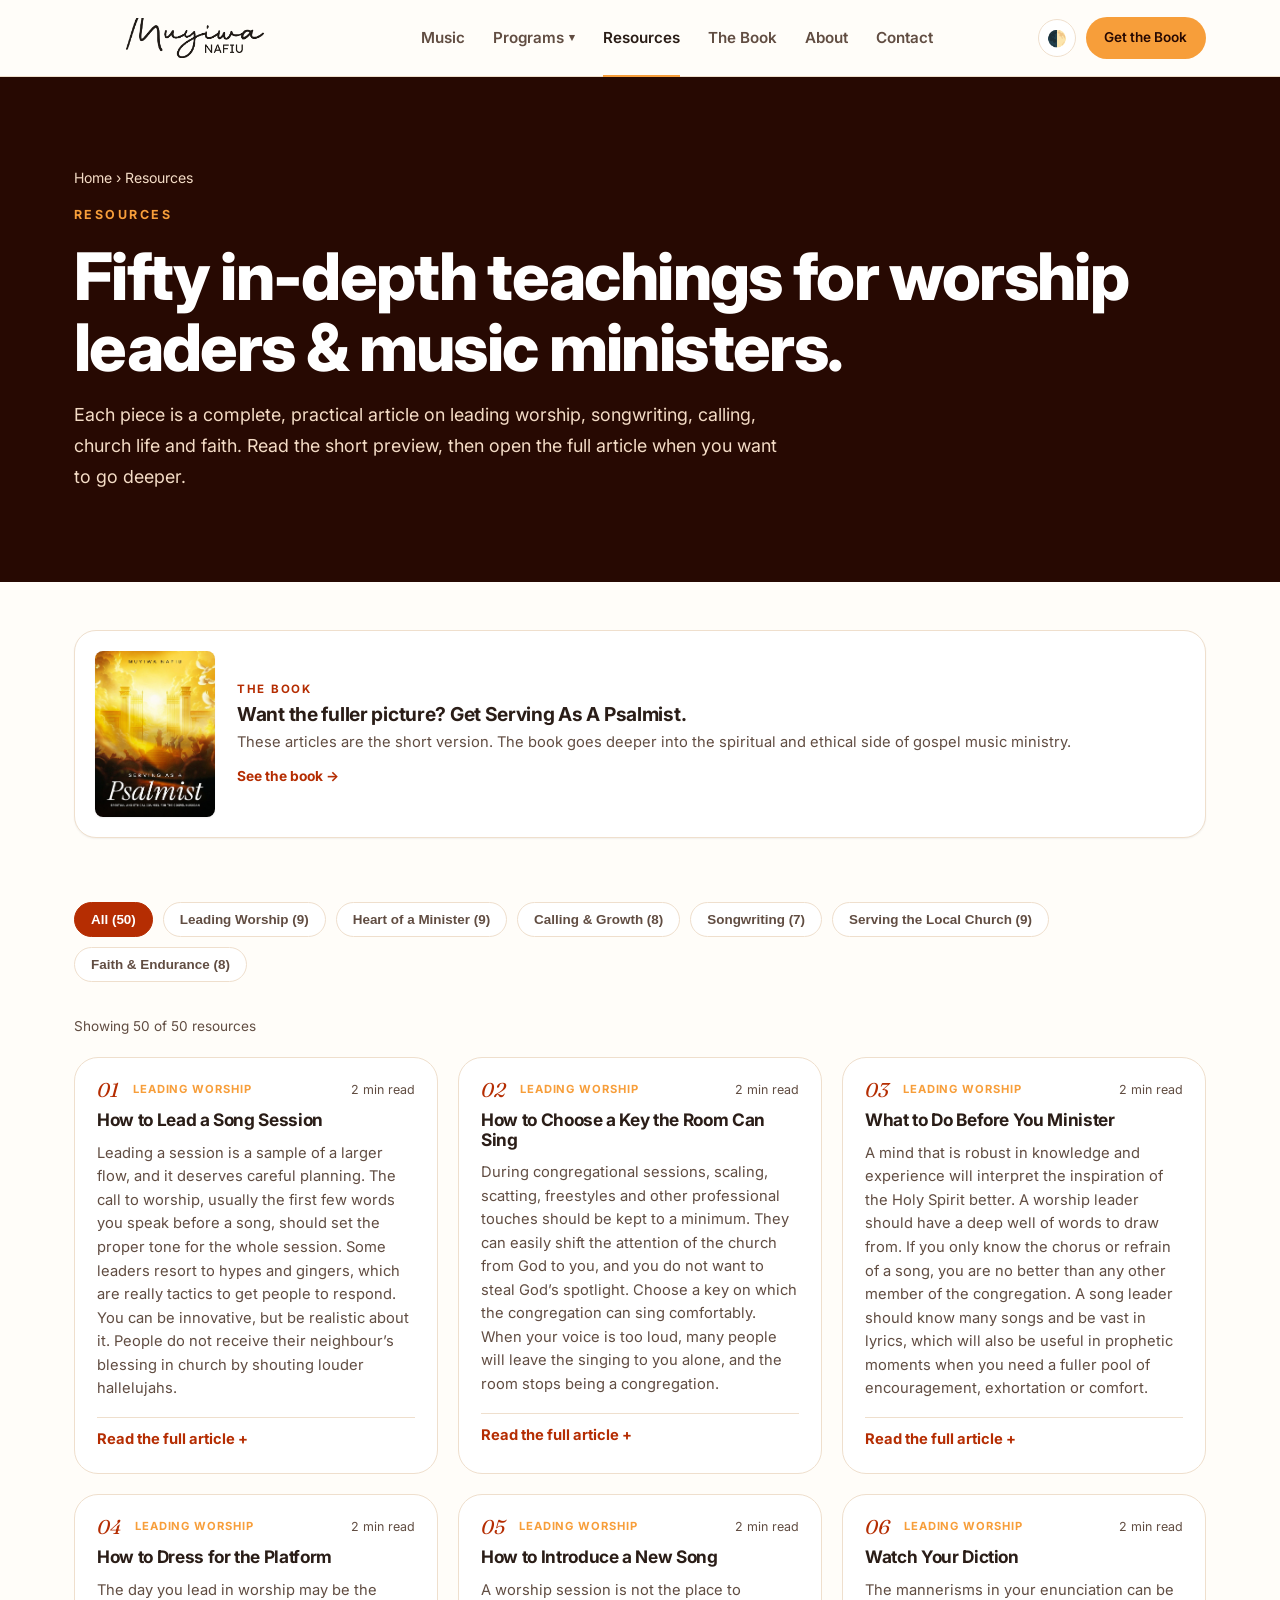
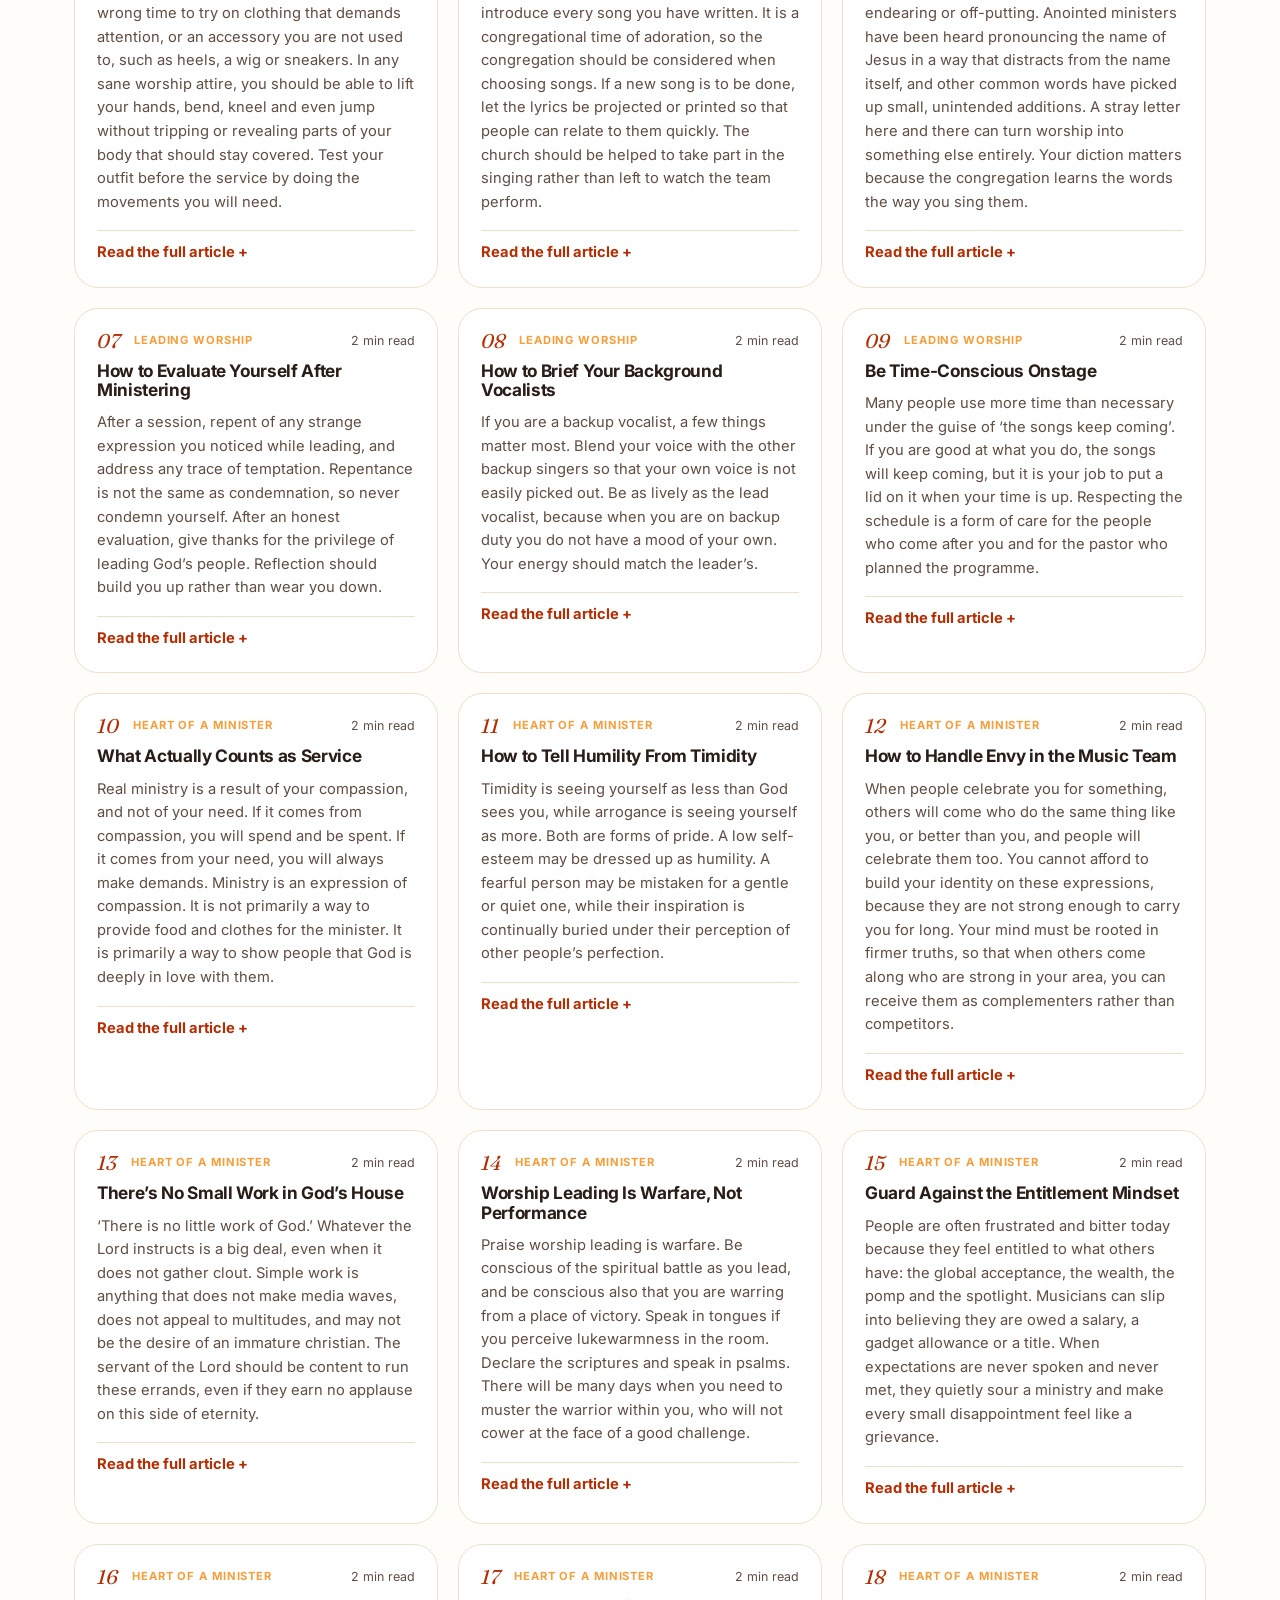
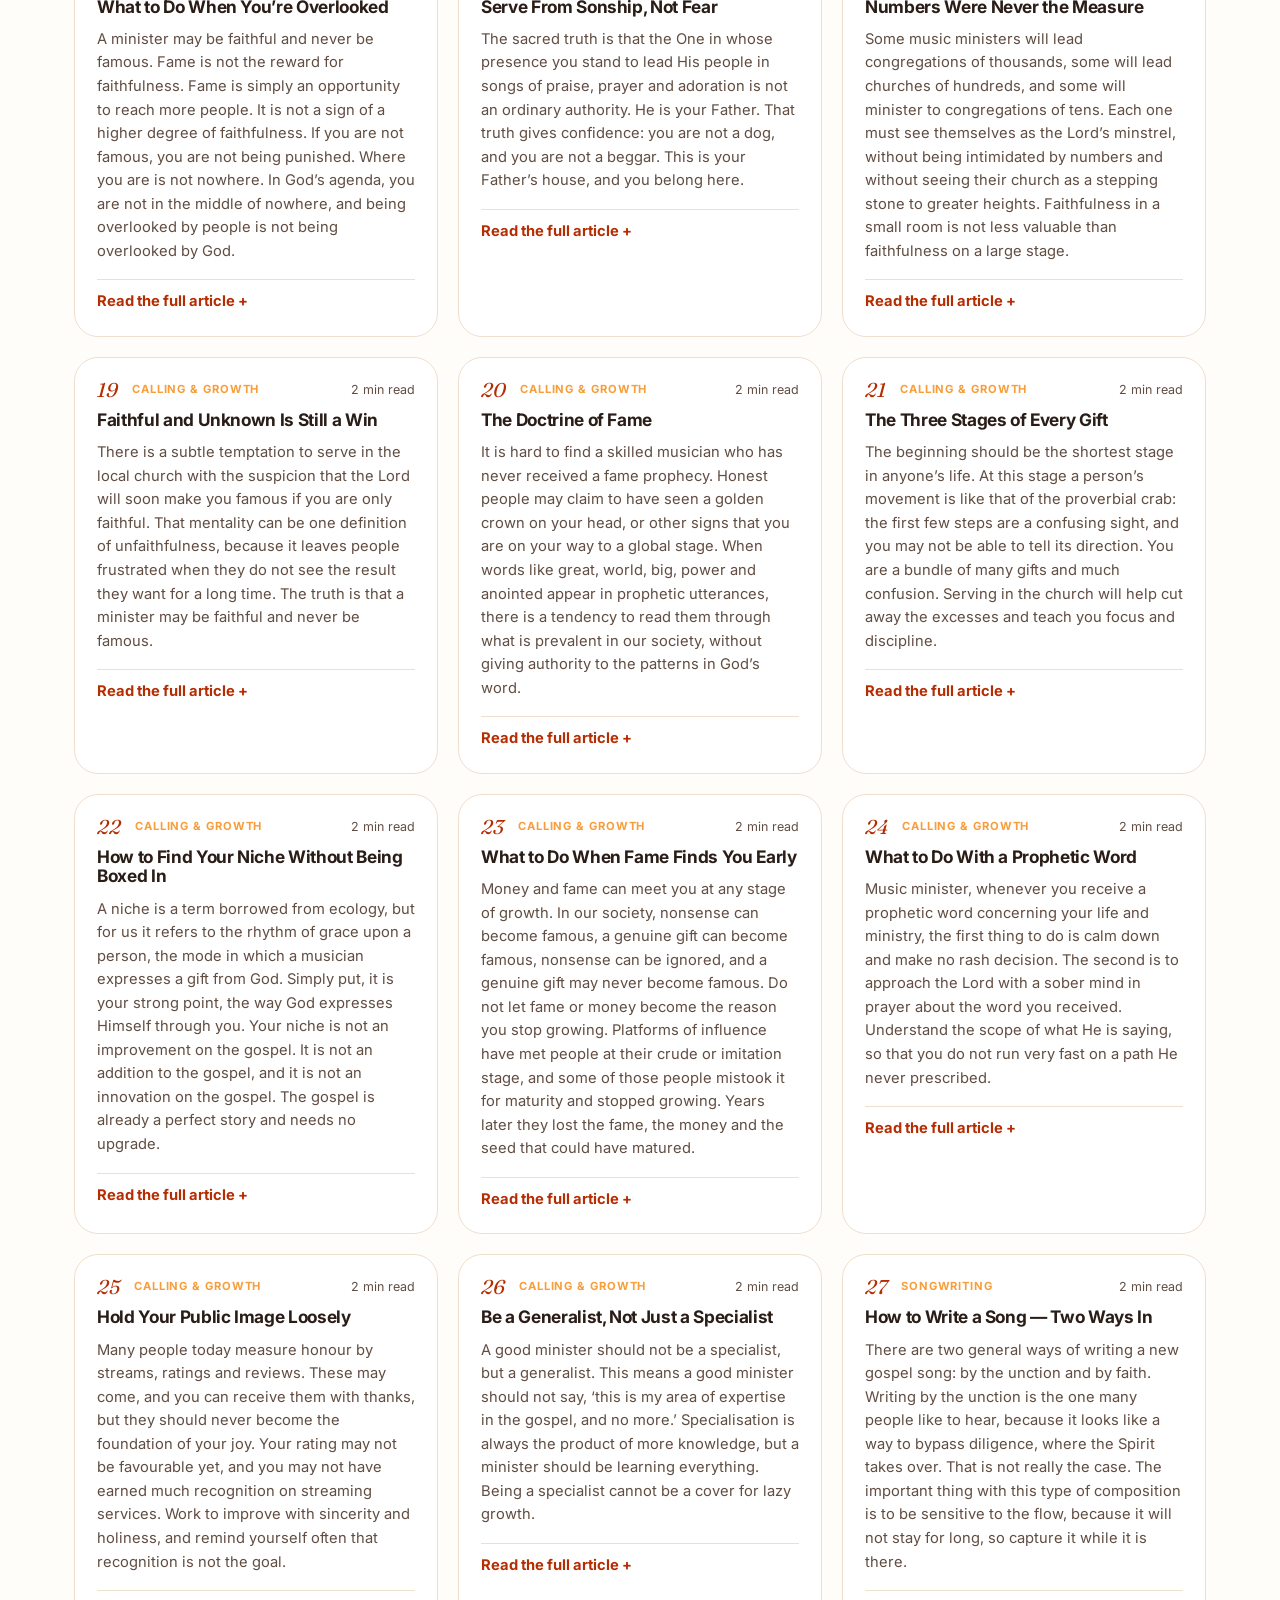
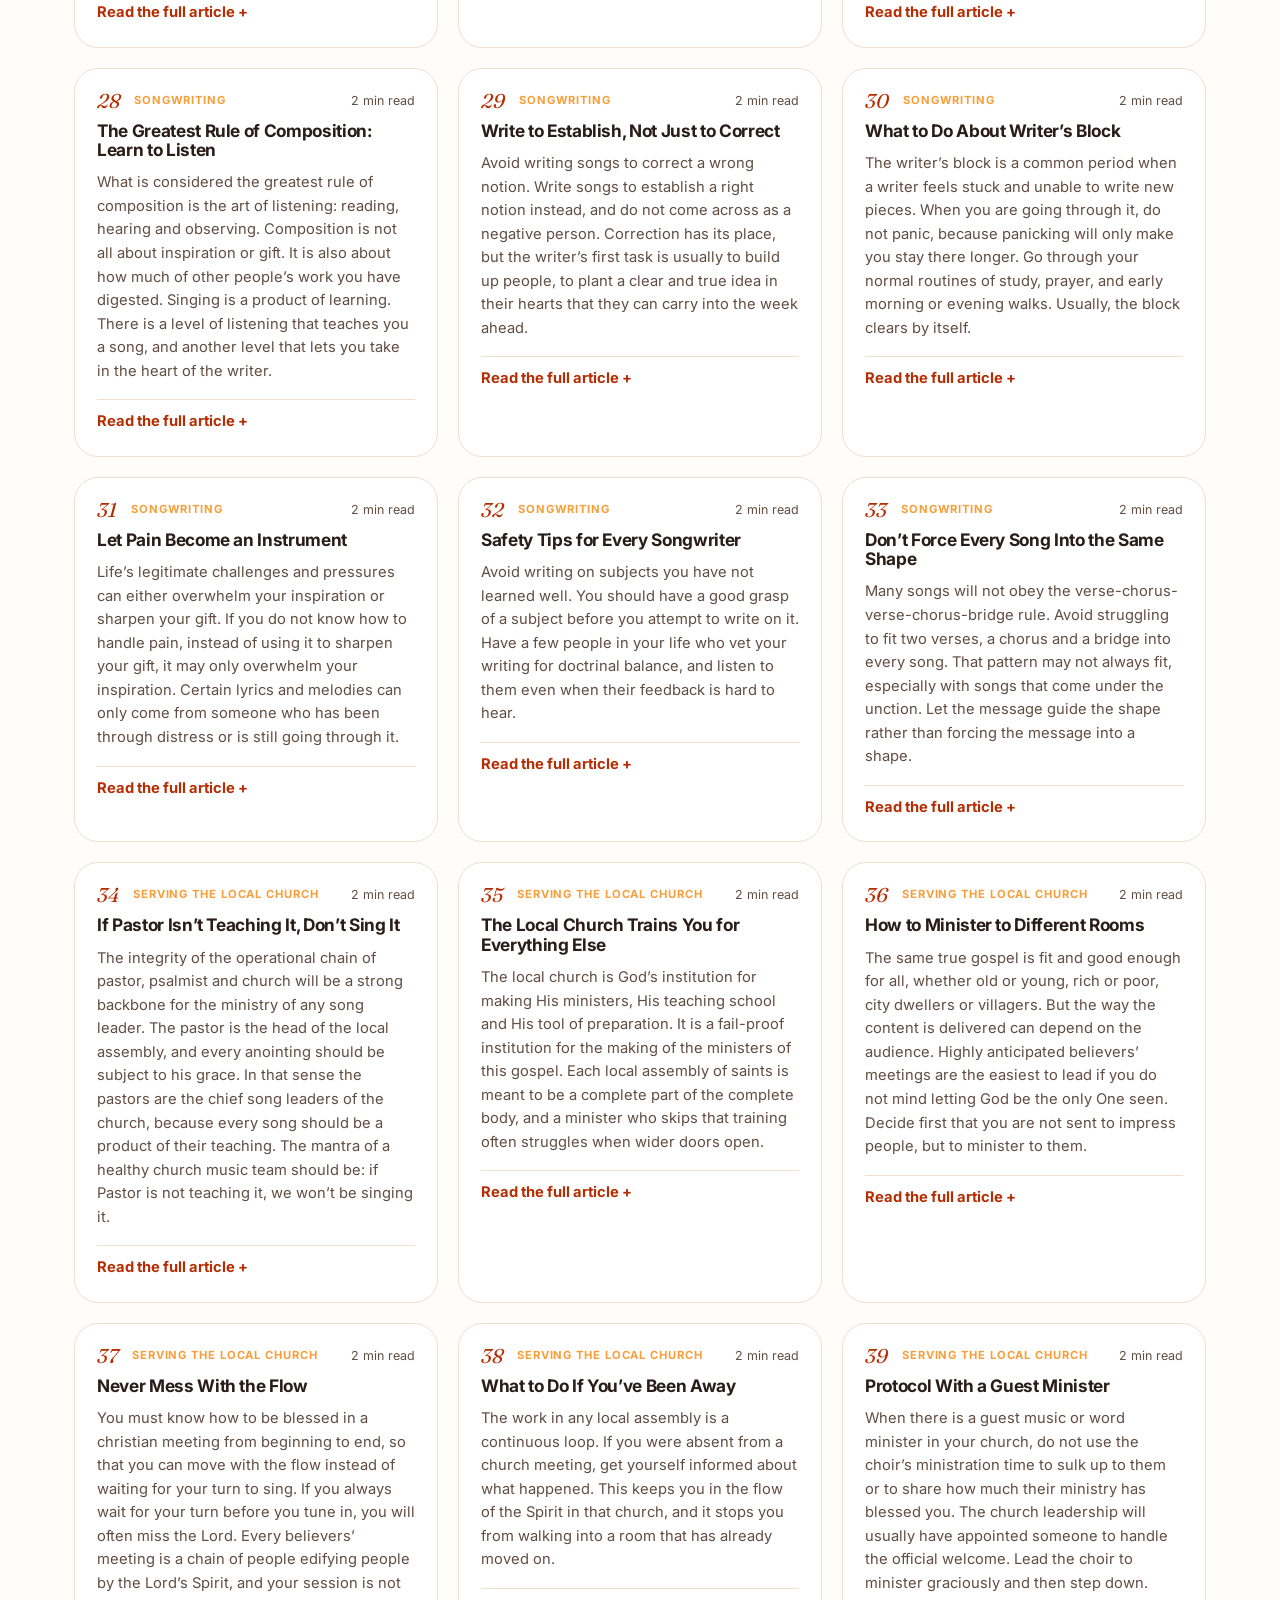
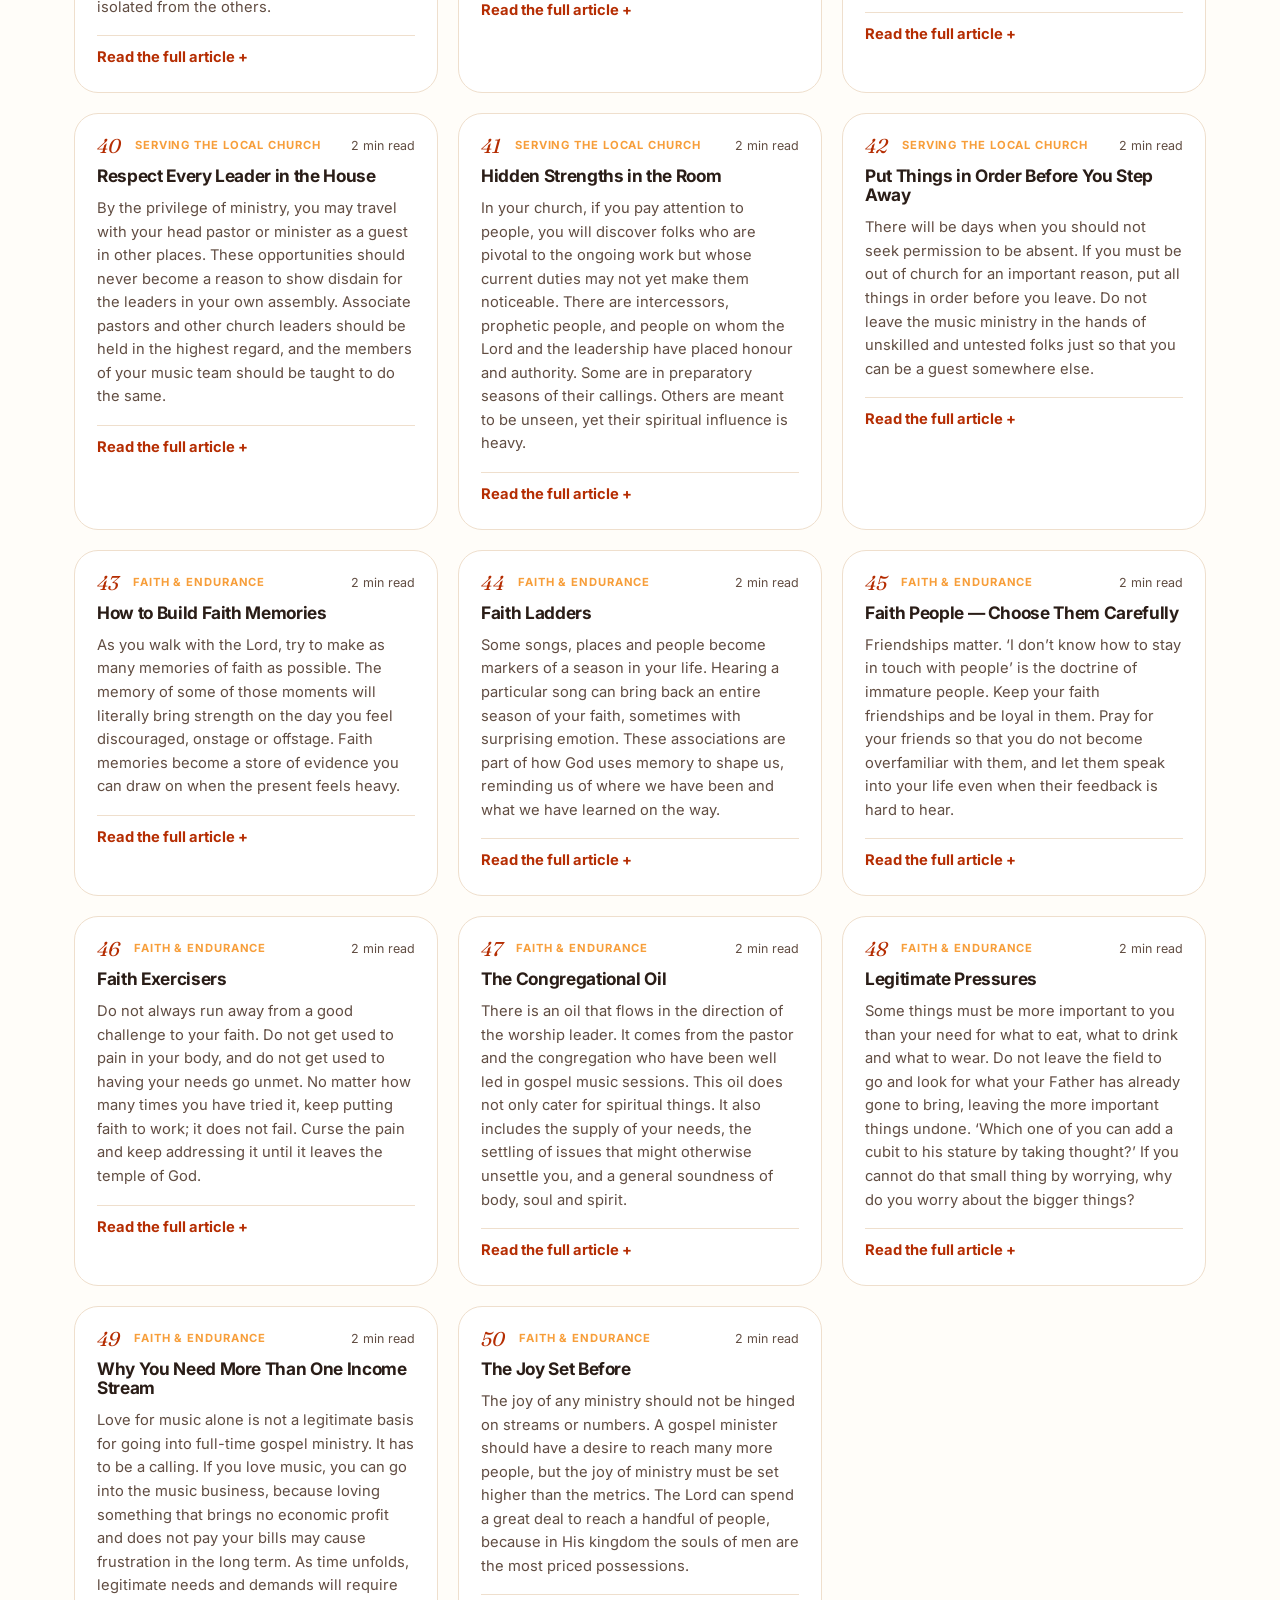
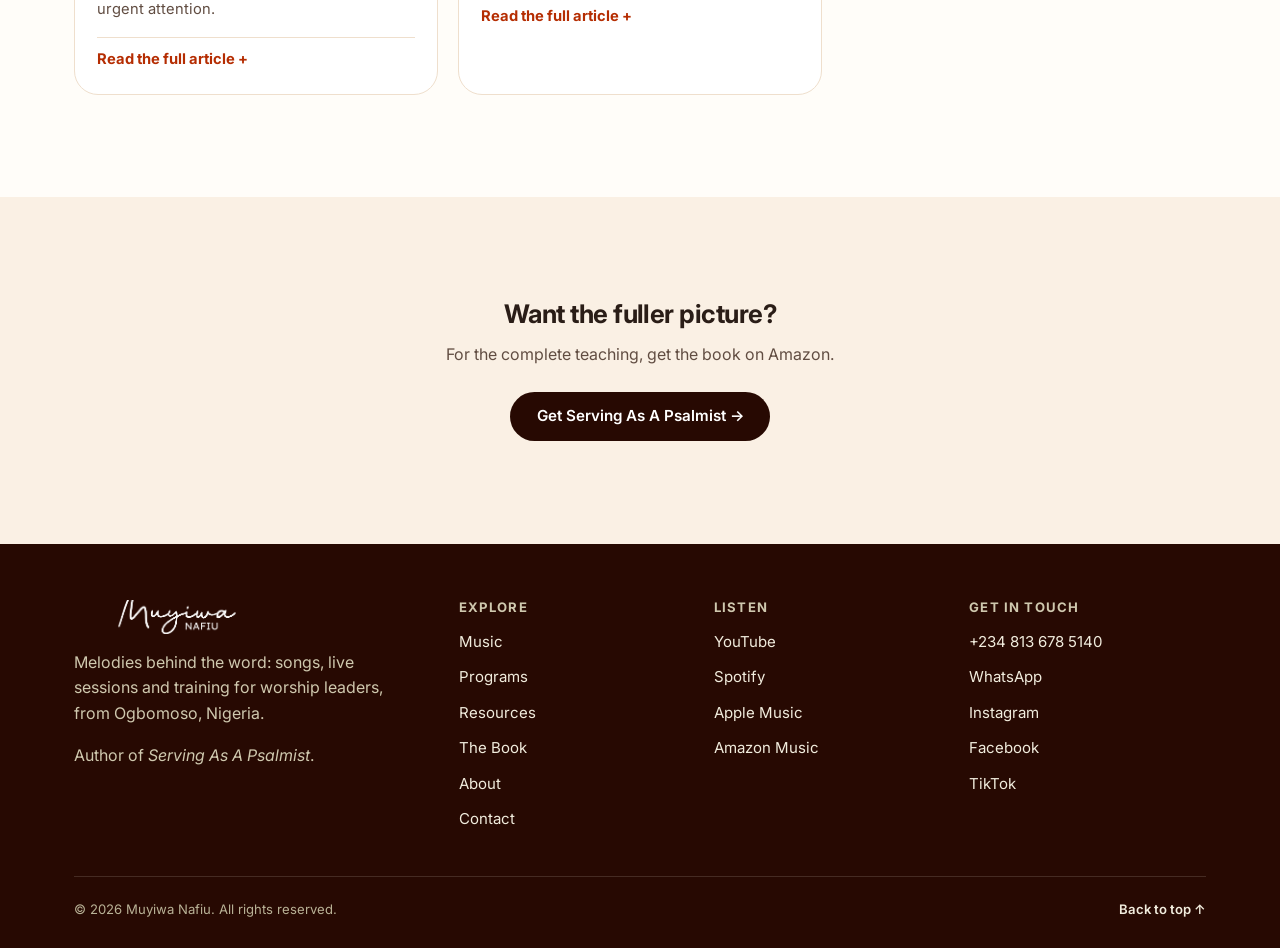
<file: resources.html>
<!DOCTYPE html>

<html lang="en">
<head>
<meta charset="utf-8"/>
<meta content="width=device-width, initial-scale=1" name="viewport"/>
<title>Teachings for Worship Leaders &amp; Music Ministers — Muyiwa Nafiu</title>
<meta name="description" content="Fifty practical teachings by Muyiwa Nafiu for worship leaders and gospel musicians: leading a song session, songwriting, calling and serving in the local church.">
<link rel="canonical" href="https://www.muyiwanafiu.com/resources">
<link href="https://fonts.googleapis.com" rel="preconnect"/>
<link crossorigin="" href="https://fonts.gstatic.com" rel="preconnect"/>
<link href="https://fonts.googleapis.com/css2?family=Inter:wght@400;500;600;700;800&amp;family=Fraunces:ital,wght@0,500;0,600;0,700;1,500;1,600&amp;display=swap" rel="stylesheet"/>
<link href="styles.css" rel="stylesheet"/>
<link rel="icon" href="assets/favicon.svg" type="image/svg+xml">
<link rel="icon" href="assets/favicon-64.png" sizes="64x64" type="image/png">
<link rel="apple-touch-icon" href="assets/apple-touch-icon.png">
<meta name="theme-color" content="#270902">
<meta property="og:type" content="website">
<meta property="og:site_name" content="Muyiwa Nafiu">
<meta property="og:url" content="https://www.muyiwanafiu.com/resources">
<meta property="og:title" content="Teachings for worship leaders &amp; music ministers — Muyiwa Nafiu">
<meta property="og:description" content="Fifty practical teachings on leading worship, songwriting, calling and serving in a local church's music ministry.">
<meta property="og:image" content="https://www.muyiwanafiu.com/assets/og-image.jpg">
<meta property="og:image:width" content="1200">
<meta property="og:image:height" content="630">
<meta property="og:image:alt" content="Muyiwa Nafiu ministering on stage, with the words Jesus glorified, saints edified">
<meta name="twitter:card" content="summary_large_image">
<script type="application/ld+json">
{
 "@context": "https://schema.org",
 "@graph": [
  {
   "@type": "WebSite",
   "@id": "https://www.muyiwanafiu.com/#website",
   "url": "https://www.muyiwanafiu.com/",
   "name": "Muyiwa Nafiu"
  },
  {
   "@type": "Person",
   "@id": "https://www.muyiwanafiu.com/#person",
   "name": "Muyiwa Nafiu",
   "url": "https://www.muyiwanafiu.com/"
  },
  {
   "@type": "CollectionPage",
   "@id": "https://www.muyiwanafiu.com/resources#webpage",
   "url": "https://www.muyiwanafiu.com/resources",
   "name": "Teachings for Worship Leaders & Music Ministers",
   "description": "Fifty practical teachings by Muyiwa Nafiu for worship leaders and gospel musicians: leading a song session, songwriting, calling and serving in the local church.",
   "isPartOf": {
    "@id": "https://www.muyiwanafiu.com/#website"
   },
   "author": {
    "@id": "https://www.muyiwanafiu.com/#person"
   },
   "inLanguage": "en",
   "breadcrumb": {
    "@id": "https://www.muyiwanafiu.com/resources#breadcrumb"
   },
   "mainEntity": {
    "@type": "ItemList",
    "numberOfItems": 50,
    "itemListElement": [
     {
      "@type": "ListItem",
      "position": 1,
      "name": "How to Lead a Song Session",
      "url": "https://www.muyiwanafiu.com/resources#how-to-lead-a-song-session"
     },
     {
      "@type": "ListItem",
      "position": 2,
      "name": "How to Choose a Key the Room Can Sing",
      "url": "https://www.muyiwanafiu.com/resources#how-to-choose-a-key-the-room-can-sing"
     },
     {
      "@type": "ListItem",
      "position": 3,
      "name": "What to Do Before You Minister",
      "url": "https://www.muyiwanafiu.com/resources#what-to-do-before-you-minister"
     },
     {
      "@type": "ListItem",
      "position": 4,
      "name": "How to Dress for the Platform",
      "url": "https://www.muyiwanafiu.com/resources#how-to-dress-for-the-platform"
     },
     {
      "@type": "ListItem",
      "position": 5,
      "name": "How to Introduce a New Song",
      "url": "https://www.muyiwanafiu.com/resources#how-to-introduce-a-new-song"
     },
     {
      "@type": "ListItem",
      "position": 6,
      "name": "Watch Your Diction",
      "url": "https://www.muyiwanafiu.com/resources#watch-your-diction"
     },
     {
      "@type": "ListItem",
      "position": 7,
      "name": "How to Evaluate Yourself After Ministering",
      "url": "https://www.muyiwanafiu.com/resources#how-to-evaluate-yourself-after-ministering"
     },
     {
      "@type": "ListItem",
      "position": 8,
      "name": "How to Brief Your Background Vocalists",
      "url": "https://www.muyiwanafiu.com/resources#how-to-brief-your-background-vocalists"
     },
     {
      "@type": "ListItem",
      "position": 9,
      "name": "Be Time-Conscious Onstage",
      "url": "https://www.muyiwanafiu.com/resources#be-time-conscious-onstage"
     },
     {
      "@type": "ListItem",
      "position": 10,
      "name": "What Actually Counts as Service",
      "url": "https://www.muyiwanafiu.com/resources#what-actually-counts-as-service"
     },
     {
      "@type": "ListItem",
      "position": 11,
      "name": "How to Tell Humility From Timidity",
      "url": "https://www.muyiwanafiu.com/resources#how-to-tell-humility-from-timidity"
     },
     {
      "@type": "ListItem",
      "position": 12,
      "name": "How to Handle Envy in the Music Team",
      "url": "https://www.muyiwanafiu.com/resources#how-to-handle-envy-in-the-music-team"
     },
     {
      "@type": "ListItem",
      "position": 13,
      "name": "There’s No Small Work in God’s House",
      "url": "https://www.muyiwanafiu.com/resources#theres-no-small-work-in-gods-house"
     },
     {
      "@type": "ListItem",
      "position": 14,
      "name": "Worship Leading Is Warfare, Not Performance",
      "url": "https://www.muyiwanafiu.com/resources#worship-leading-is-warfare-not-performance"
     },
     {
      "@type": "ListItem",
      "position": 15,
      "name": "Guard Against the Entitlement Mindset",
      "url": "https://www.muyiwanafiu.com/resources#guard-against-the-entitlement-mindset"
     },
     {
      "@type": "ListItem",
      "position": 16,
      "name": "What to Do When You’re Overlooked",
      "url": "https://www.muyiwanafiu.com/resources#what-to-do-when-youre-overlooked"
     },
     {
      "@type": "ListItem",
      "position": 17,
      "name": "Serve From Sonship, Not Fear",
      "url": "https://www.muyiwanafiu.com/resources#serve-from-sonship-not-fear"
     },
     {
      "@type": "ListItem",
      "position": 18,
      "name": "Numbers Were Never the Measure",
      "url": "https://www.muyiwanafiu.com/resources#numbers-were-never-the-measure"
     },
     {
      "@type": "ListItem",
      "position": 19,
      "name": "Faithful and Unknown Is Still a Win",
      "url": "https://www.muyiwanafiu.com/resources#faithful-and-unknown-is-still-a-win"
     },
     {
      "@type": "ListItem",
      "position": 20,
      "name": "The Doctrine of Fame",
      "url": "https://www.muyiwanafiu.com/resources#the-doctrine-of-fame"
     },
     {
      "@type": "ListItem",
      "position": 21,
      "name": "The Three Stages of Every Gift",
      "url": "https://www.muyiwanafiu.com/resources#the-three-stages-of-every-gift"
     },
     {
      "@type": "ListItem",
      "position": 22,
      "name": "How to Find Your Niche Without Being Boxed In",
      "url": "https://www.muyiwanafiu.com/resources#how-to-find-your-niche-without-being-boxed-in"
     },
     {
      "@type": "ListItem",
      "position": 23,
      "name": "What to Do When Fame Finds You Early",
      "url": "https://www.muyiwanafiu.com/resources#what-to-do-when-fame-finds-you-early"
     },
     {
      "@type": "ListItem",
      "position": 24,
      "name": "What to Do With a Prophetic Word",
      "url": "https://www.muyiwanafiu.com/resources#what-to-do-with-a-prophetic-word"
     },
     {
      "@type": "ListItem",
      "position": 25,
      "name": "Hold Your Public Image Loosely",
      "url": "https://www.muyiwanafiu.com/resources#hold-your-public-image-loosely"
     },
     {
      "@type": "ListItem",
      "position": 26,
      "name": "Be a Generalist, Not Just a Specialist",
      "url": "https://www.muyiwanafiu.com/resources#be-a-generalist-not-just-a-specialist"
     },
     {
      "@type": "ListItem",
      "position": 27,
      "name": "How to Write a Song — Two Ways In",
      "url": "https://www.muyiwanafiu.com/resources#how-to-write-a-song-two-ways-in"
     },
     {
      "@type": "ListItem",
      "position": 28,
      "name": "The Greatest Rule of Composition: Learn to Listen",
      "url": "https://www.muyiwanafiu.com/resources#the-greatest-rule-of-composition-learn-to-listen"
     },
     {
      "@type": "ListItem",
      "position": 29,
      "name": "Write to Establish, Not Just to Correct",
      "url": "https://www.muyiwanafiu.com/resources#write-to-establish-not-just-to-correct"
     },
     {
      "@type": "ListItem",
      "position": 30,
      "name": "What to Do About Writer’s Block",
      "url": "https://www.muyiwanafiu.com/resources#what-to-do-about-writers-block"
     },
     {
      "@type": "ListItem",
      "position": 31,
      "name": "Let Pain Become an Instrument",
      "url": "https://www.muyiwanafiu.com/resources#let-pain-become-an-instrument"
     },
     {
      "@type": "ListItem",
      "position": 32,
      "name": "Safety Tips for Every Songwriter",
      "url": "https://www.muyiwanafiu.com/resources#safety-tips-for-every-songwriter"
     },
     {
      "@type": "ListItem",
      "position": 33,
      "name": "Don’t Force Every Song Into the Same Shape",
      "url": "https://www.muyiwanafiu.com/resources#dont-force-every-song-into-the-same-shape"
     },
     {
      "@type": "ListItem",
      "position": 34,
      "name": "If Pastor Isn’t Teaching It, Don’t Sing It",
      "url": "https://www.muyiwanafiu.com/resources#if-pastor-isnt-teaching-it-dont-sing-it"
     },
     {
      "@type": "ListItem",
      "position": 35,
      "name": "The Local Church Trains You for Everything Else",
      "url": "https://www.muyiwanafiu.com/resources#the-local-church-trains-you-for-everything-else"
     },
     {
      "@type": "ListItem",
      "position": 36,
      "name": "How to Minister to Different Rooms",
      "url": "https://www.muyiwanafiu.com/resources#how-to-minister-to-different-rooms"
     },
     {
      "@type": "ListItem",
      "position": 37,
      "name": "Never Mess With the Flow",
      "url": "https://www.muyiwanafiu.com/resources#never-mess-with-the-flow"
     },
     {
      "@type": "ListItem",
      "position": 38,
      "name": "What to Do If You’ve Been Away",
      "url": "https://www.muyiwanafiu.com/resources#what-to-do-if-youve-been-away"
     },
     {
      "@type": "ListItem",
      "position": 39,
      "name": "Protocol With a Guest Minister",
      "url": "https://www.muyiwanafiu.com/resources#protocol-with-a-guest-minister"
     },
     {
      "@type": "ListItem",
      "position": 40,
      "name": "Respect Every Leader in the House",
      "url": "https://www.muyiwanafiu.com/resources#respect-every-leader-in-the-house"
     },
     {
      "@type": "ListItem",
      "position": 41,
      "name": "Hidden Strengths in the Room",
      "url": "https://www.muyiwanafiu.com/resources#hidden-strengths-in-the-room"
     },
     {
      "@type": "ListItem",
      "position": 42,
      "name": "Put Things in Order Before You Step Away",
      "url": "https://www.muyiwanafiu.com/resources#put-things-in-order-before-you-step-away"
     },
     {
      "@type": "ListItem",
      "position": 43,
      "name": "How to Build Faith Memories",
      "url": "https://www.muyiwanafiu.com/resources#how-to-build-faith-memories"
     },
     {
      "@type": "ListItem",
      "position": 44,
      "name": "Faith Ladders",
      "url": "https://www.muyiwanafiu.com/resources#faith-ladders"
     },
     {
      "@type": "ListItem",
      "position": 45,
      "name": "Faith People — Choose Them Carefully",
      "url": "https://www.muyiwanafiu.com/resources#faith-people-choose-them-carefully"
     },
     {
      "@type": "ListItem",
      "position": 46,
      "name": "Faith Exercisers",
      "url": "https://www.muyiwanafiu.com/resources#faith-exercisers"
     },
     {
      "@type": "ListItem",
      "position": 47,
      "name": "The Congregational Oil",
      "url": "https://www.muyiwanafiu.com/resources#the-congregational-oil"
     },
     {
      "@type": "ListItem",
      "position": 48,
      "name": "Legitimate Pressures",
      "url": "https://www.muyiwanafiu.com/resources#legitimate-pressures"
     },
     {
      "@type": "ListItem",
      "position": 49,
      "name": "Why You Need More Than One Income Stream",
      "url": "https://www.muyiwanafiu.com/resources#why-you-need-more-than-one-income-stream"
     },
     {
      "@type": "ListItem",
      "position": 50,
      "name": "The Joy Set Before",
      "url": "https://www.muyiwanafiu.com/resources#the-joy-set-before"
     }
    ]
   }
  },
  {
   "@type": "BreadcrumbList",
   "@id": "https://www.muyiwanafiu.com/resources#breadcrumb",
   "itemListElement": [
    {
     "@type": "ListItem",
     "position": 1,
     "name": "Home",
     "item": "https://www.muyiwanafiu.com/"
    },
    {
     "@type": "ListItem",
     "position": 2,
     "name": "Resources",
     "item": "https://www.muyiwanafiu.com/resources"
    }
   ]
  }
 ]
}
</script>
</head>
<body>
<a class="skip-link" href="#main">Skip to content</a>
<header class="site-header">
  <div class="wrap">
    <a class="brand" href="/" aria-label="Muyiwa Nafiu — home">
      <img src="assets/logo-ink.png" alt="Muyiwa Nafiu">
    </a>
    <nav class="primary-nav" aria-label="Primary">
      <a href="/#music">Music</a>
      <div class="nav-dropdown">
        <button type="button" class="nav-dropdown-btn" aria-expanded="false" aria-haspopup="true">Programs <span class="caret">▾</span></button>
        <div class="nav-dropdown-menu">
          <a href="/#wlm">Worship Leaders Meeting</a>
          <a href="/#otimothy">O'Timothy</a>
          <a href="/teenagers-worship-experience">Teenagers Worship Experience</a>
        </div>
      </div>
      <a href="/resources">Resources</a>
      <a href="/#book">The Book</a>
      <a href="/#about">About</a>
      <a href="/#invite">Contact</a>
    </nav>
    <div class="nav-actions">
      <button class="theme-toggle" type="button" aria-label="Toggle dark mode" title="Toggle dark mode">🌓</button>
      <a class="btn btn-gold btn-sm btn-header" href="/#book">Get the Book</a>
      <button class="nav-burger" type="button" aria-label="Open menu" aria-expanded="false" aria-controls="mobile-nav"><span class="burger-lines" aria-hidden="true"><span></span><span></span><span></span></span></button>
    </div>
  </div>
  <div class="mobile-nav" id="mobile-nav">
    <a href="/#music">Music</a>
    <span class="mobile-nav-label">Programs</span>
    <a href="/#wlm" class="sub">Worship Leaders Meeting</a>
    <a href="/#otimothy" class="sub">O'Timothy</a>
    <a href="/teenagers-worship-experience" class="sub">Teenagers Worship Experience</a>
    <a href="/resources">Resources</a>
    <a href="/#book">The Book</a>
    <a href="/#about">About</a>
    <a href="/#invite">Contact</a>
    <a href="/#book" class="mobile-book">Get the Book</a>
  </div>
</header>
<main id="main">
<section class="page-hero">
<div class="wrap">
<nav aria-label="Breadcrumb" class="breadcrumb"><a href="/">Home</a> <span aria-hidden="true">›</span> <span>Resources</span></nav>
<p class="eyebrow">Resources</p>
<h1>Fifty in-depth teachings for worship leaders &amp; music ministers.</h1>
<p class="lead">Each piece is a complete, practical article on leading worship, songwriting, calling, church life and faith. Read the short preview, then open the full article when you want to go deeper.</p>
</div>
</section>
<section style="padding-top:48px; padding-bottom:0;">
<div class="wrap">
<a class="featured-resource" href="/#book">
<img alt="Serving As A Psalmist book cover" src="assets/book-cover.jpg"/>
<div>
<span class="tag">The Book</span>
<h3>Want the fuller picture? Get Serving As A Psalmist.</h3>
<p>These articles are the short version. The book goes deeper into the spiritual and ethical side of gospel music ministry.</p>
<span class="featured-link">See the book →</span>
</div>
</a>
</div>
</section>
<section style="padding-top:28px;">
<div class="wrap">
<div class="filter-row">
<button class="filter-btn active" data-filter="all" type="button">All (50)</button>
<button class="filter-btn" data-filter="leading-worship" type="button">Leading Worship (9)</button>
<button class="filter-btn" data-filter="heart-of-a-minister" type="button">Heart of a Minister (9)</button>
<button class="filter-btn" data-filter="calling-growth" type="button">Calling &amp; Growth (8)</button>
<button class="filter-btn" data-filter="songwriting" type="button">Songwriting (7)</button>
<button class="filter-btn" data-filter="serving-the-local-church" type="button">Serving the Local Church (9)</button>
<button class="filter-btn" data-filter="faith-endurance" type="button">Faith &amp; Endurance (8)</button>
</div>
<p class="resources-count">Showing 50 of 50 resources</p>
<div class="resource-grid">
<article class="resource-card" data-category="leading-worship" id="how-to-lead-a-song-session">
<div class="card-meta"><span class="num">01</span><span class="tag">Leading Worship</span><span class="read-time">2 min read</span></div>
<h3>How to Lead a Song Session</h3>
<p class="excerpt">Leading a session is a sample of a larger flow, and it deserves careful planning. The call to worship, usually the first few words you speak before a song, should set the proper tone for the whole session. Some leaders resort to hypes and gingers, which are really tactics to get people to respond. You can be innovative, but be realistic about it. People do not receive their neighbour’s blessing in church by shouting louder hallelujahs.</p>
<details class="article-more">
<summary>Read the full article</summary>
<p>If the leader before you has done a good job of setting the tone, it is wise to flow along that tide rather than starting all over. Every service leader has one job: Jesus glorified and saints edified. Many times you will find your own flow as the service progresses, so there is no need to be deliberately late. Be open to spontaneous leadings, but do not be reckless. Anything that rises in your mind on stage should be tested against God’s word before you act on it.</p>
<p>Close with a clear sense of time. Many people use more time than necessary under the guise of ‘the songs keep coming’. If you are good at what you do, the songs will keep coming, but it is your job to put a lid on it when your time is up. You are not the only one who hears God in the assembly. If time does not permit you to give a message, trust the Spirit of God to inspire it through another vessel.</p>
<h4>Try this</h4>
<ol>
<li>Write your session as three parts before Sunday: an entry of two or three songs, a body with room to adjust, and a closing you can deliver in under a minute.</li>
<li>During the session, glance at the room every few songs and decide whether to hold, move on or slow down.</li>
<li>After the session, note which transition felt smooth and which felt abrupt, and fix the abrupt one next time.</li>
</ol>
</details>
</article>
<article class="resource-card" data-category="leading-worship" id="how-to-choose-a-key-the-room-can-sing">
<div class="card-meta"><span class="num">02</span><span class="tag">Leading Worship</span><span class="read-time">2 min read</span></div>
<h3>How to Choose a Key the Room Can Sing</h3>
<p class="excerpt">During congregational sessions, scaling, scatting, freestyles and other professional touches should be kept to a minimum. They can easily shift the attention of the church from God to you, and you do not want to steal God’s spotlight. Choose a key on which the congregation can sing comfortably. When your voice is too loud, many people will leave the singing to you alone, and the room stops being a congregation.</p>
<details class="article-more">
<summary>Read the full article</summary>
<p>It is alright to change the responses of a few songs. But when the session becomes all about innovation, attention moves from God to the leader, and that has become the norm in many places. Congregational worship should be made as simple and as relatable as possible. Syncopations may be done, but they should be minimal and, where possible, inconspicuous.</p>
<p>Musicians may want an instrumental interlude within the session. You may give it to them, but within a reasonable scope. Before you settle on a key, ask whether the people in the room can join in. A key that suits only the soloist does not serve the room.</p>
<h4>Try this</h4>
<ol>
<li>Sing the melody at your planned key while sitting in the back of the room or in a quiet space, imagining the least confident voice in the congregation.</li>
<li>Keep a simple list of keys that worked for your church and the songs they suited.</li>
<li>If a key is marginal, drop it by a step rather than pushing the room to reach.</li>
</ol>
</details>
</article>
<article class="resource-card" data-category="leading-worship" id="what-to-do-before-you-minister">
<div class="card-meta"><span class="num">03</span><span class="tag">Leading Worship</span><span class="read-time">2 min read</span></div>
<h3>What to Do Before You Minister</h3>
<p class="excerpt">A mind that is robust in knowledge and experience will interpret the inspiration of the Holy Spirit better. A worship leader should have a deep well of words to draw from. If you only know the chorus or refrain of a song, you are no better than any other member of the congregation. A song leader should know many songs and be vast in lyrics, which will also be useful in prophetic moments when you need a fuller pool of encouragement, exhortation or comfort.</p>
<details class="article-more">
<summary>Read the full article</summary>
<p>You do not need to wait for an assignment before you prepare. Arrange songs in your personal time and keep some of them in your heart for impromptu moments. Keep a personal journal of song arrangements, because you can be called to function without prior notice. Keep a notepad close by, and let it look serious rather than a jotter that slips out of the pocket. It is a sign that you believe God speaks.</p>
<p>Pray for your church and your pastor. If you make a habit of praying for the church, you will experience the leading of the Lord in surprising ways, and He will put His honour upon your ministry in that assembly. Keep friends around you who are ministry-minded, love-minded and Christ-minded. Your congregation can read you like a book, so let your preparation be real.</p>
<h4>Try this</h4>
<ol>
<li>Set aside fifteen minutes a day for scripture and listening, and write one thing you noticed.</li>
<li>Start a single notebook or phone note titled with the date, and record any arrangement or impression you want to keep.</li>
<li>Pray for three named people in your congregation before every service you lead.</li>
</ol>
</details>
</article>
<article class="resource-card" data-category="leading-worship" id="how-to-dress-for-the-platform">
<div class="card-meta"><span class="num">04</span><span class="tag">Leading Worship</span><span class="read-time">2 min read</span></div>
<h3>How to Dress for the Platform</h3>
<p class="excerpt">The day you lead in worship may be the wrong time to try on clothing that demands attention, or an accessory you are not used to, such as heels, a wig or sneakers. In any sane worship attire, you should be able to lift your hands, bend, kneel and even jump without tripping or revealing parts of your body that should stay covered. Test your outfit before the service by doing the movements you will need.</p>
<details class="article-more">
<summary>Read the full article</summary>
<p>Heavy dressing and heavy make-up can distract a room from the purpose of the gathering. When leaders dress to be noticed, the congregation may not be expecting a serious move of the Spirit. Your appearance should serve the worship rather than compete with it. Choose footwear you can stand in for the whole session without discomfort.</p>
<p>Christian musicians are not required to dress and speak like their non-Christian counterparts. The styles that are common in some genres are comfortable habits created by earlier performers, not rules of engagement. Ask a trusted mentor for honest feedback, and be willing to adjust so that people see Christ rather than your outfit.</p>
<h4>Try this</h4>
<ol>
<li>Before your next service, practise kneeling, lifting your hands and moving between instruments in the outfit you plan to wear.</li>
<li>Ask one trusted person whether anything in your look draws attention away from the worship.</li>
<li>Choose shoes you can stand in for ninety minutes without needing to sit down.</li>
</ol>
</details>
</article>
<article class="resource-card" data-category="leading-worship" id="how-to-introduce-a-new-song">
<div class="card-meta"><span class="num">05</span><span class="tag">Leading Worship</span><span class="read-time">2 min read</span></div>
<h3>How to Introduce a New Song</h3>
<p class="excerpt">A worship session is not the place to introduce every song you have written. It is a congregational time of adoration, so the congregation should be considered when choosing songs. If a new song is to be done, let the lyrics be projected or printed so that people can relate to them quickly. The church should be helped to take part in the singing rather than left to watch the team perform.</p>
<details class="article-more">
<summary>Read the full article</summary>
<p>If people are standing for minutes watching you and your team, then the session has not been done well. A new song works when people can join it, and it becomes a burden when they can only observe it. Practise the song with your team until it feels natural, so that the room is not left waiting while you find your footing.</p>
<p>Be patient if the first attempt does not land. Revisit the song in later weeks, ask your team how it is feeling, and do not give up on it after one awkward Sunday. The songs that last often took time to take root, and their staying power is part of their value.</p>
<h4>Try this</h4>
<ol>
<li>Sing the new song through with your team at least three times before you teach it to the congregation.</li>
<li>Give the congregation one sentence on why the song matters, then sing the chorus so they can hear it.</li>
<li>Plan to repeat the song in the next two or three weeks before judging whether it has taken root.</li>
</ol>
</details>
</article>
<article class="resource-card" data-category="leading-worship" id="watch-your-diction">
<div class="card-meta"><span class="num">06</span><span class="tag">Leading Worship</span><span class="read-time">2 min read</span></div>
<h3>Watch Your Diction</h3>
<p class="excerpt">The mannerisms in your enunciation can be endearing or off-putting. Anointed ministers have been heard pronouncing the name of Jesus in a way that distracts from the name itself, and other common words have picked up small, unintended additions. A stray letter here and there can turn worship into something else entirely. Your diction matters because the congregation learns the words the way you sing them.</p>
<details class="article-more">
<summary>Read the full article</summary>
<p>To improve your diction, make a habit of listening to your recordings. You may be surprised to learn that you do not sound as polished as you think. Practise difficult words slowly before you lead them, and look up the correct pronunciation of names, places and terms, especially in songs drawn from other languages or cultures.</p>
<p>Clarity is a form of care for the text you are singing. A word sung clearly and repeated in a session can become the way a whole congregation says it for years. Ask a trusted listener to point out the words they could not understand, and make small, consistent corrections.</p>
<h4>Try this</h4>
<ol>
<li>Look up the correct pronunciation of every name, place and foreign word in your set before rehearsal.</li>
<li>Record one rehearsal on your phone and listen back for swallowed endings and stretched vowels.</li>
<li>Ask one listener to point out the three words they could not understand.</li>
</ol>
</details>
</article>
<article class="resource-card" data-category="leading-worship" id="how-to-evaluate-yourself-after-ministering">
<div class="card-meta"><span class="num">07</span><span class="tag">Leading Worship</span><span class="read-time">2 min read</span></div>
<h3>How to Evaluate Yourself After Ministering</h3>
<p class="excerpt">After a session, repent of any strange expression you noticed while leading, and address any trace of temptation. Repentance is not the same as condemnation, so never condemn yourself. After an honest evaluation, give thanks for the privilege of leading God’s people. Reflection should build you up rather than wear you down.</p>
<details class="article-more">
<summary>Read the full article</summary>
<p>Ask focused questions. Did the opening draw people in? Did the transitions flow? Did I listen to the leading of the Spirit, or only to my own plan? Write down two or three concrete changes for next time rather than a long list of everything that went wrong. A short, clear list is far easier to act on.</p>
<p>Then return to learning. The leader who keeps learning has more to draw on when the next session changes direction. Share your reflections with a trusted team member and invite honest feedback. Others often notice what you cannot see from the front.</p>
<h4>Try this</h4>
<ol>
<li>Answer three questions in writing: what worked, what felt forced and what I will change next time.</li>
<li>Limit yourself to two concrete changes for the next session.</li>
<li>Ask one trusted person for one piece of honest feedback within the week.</li>
</ol>
</details>
</article>
<article class="resource-card" data-category="leading-worship" id="how-to-brief-your-background-vocalists">
<div class="card-meta"><span class="num">08</span><span class="tag">Leading Worship</span><span class="read-time">2 min read</span></div>
<h3>How to Brief Your Background Vocalists</h3>
<p class="excerpt">If you are a backup vocalist, a few things matter most. Blend your voice with the other backup singers so that your own voice is not easily picked out. Be as lively as the lead vocalist, because when you are on backup duty you do not have a mood of your own. Your energy should match the leader’s.</p>
<details class="article-more">
<summary>Read the full article</summary>
<p>Be ready to cover without taking the stage. You should be as prayed up as the lead vocalist, or you will keep dragging down the strength of the team. Learn your songs well, so that you can be a good backbone for the song leader and stay steady when the leader raises a song that was not rehearsed.</p>
<p>The leader should brief the team clearly before the service: the key, the song order, the entry points and the purpose of each moment. Agree on one simple visual cue for changes and rehearse it once. A team that knows the plan sounds like one voice.</p>
<h4>Try this</h4>
<ol>
<li>Send the key, the song order and the entry points to the team the day before the service.</li>
<li>Agree on one visual cue for changes and rehearse it once.</li>
<li>End the briefing with a short prayer and a reminder of what the moment is for.</li>
</ol>
</details>
</article>
<article class="resource-card" data-category="leading-worship" id="be-time-conscious-onstage">
<div class="card-meta"><span class="num">09</span><span class="tag">Leading Worship</span><span class="read-time">2 min read</span></div>
<h3>Be Time-Conscious Onstage</h3>
<p class="excerpt">Many people use more time than necessary under the guise of ‘the songs keep coming’. If you are good at what you do, the songs will keep coming, but it is your job to put a lid on it when your time is up. Respecting the schedule is a form of care for the people who come after you and for the pastor who planned the programme.</p>
<details class="article-more">
<summary>Read the full article</summary>
<p>Time-sensitive leading matters. Some instructions have an expiry window, after which the result of obedience may no longer be what it should have been. Excellence is good, but promptness is superior to excellence. While you strive to do a thing well, try to do it on the clock.</p>
<p>Arrive early enough to get seated and attend the preparatory prayers. Pressure and disorderliness are major setbacks to the flow of the anointing. Calm preparation produces calm leadership, and people notice the difference.</p>
<h4>Try this</h4>
<ol>
<li>Write the planned start and end time of your session on the card you keep on the platform.</li>
<li>Agree with the pastor on a discreet signal for when you need to wrap up.</li>
<li>Arrive at least thirty minutes early to set up, test equipment and pray.</li>
</ol>
</details>
</article>
<article class="resource-card" data-category="heart-of-a-minister" id="what-actually-counts-as-service">
<div class="card-meta"><span class="num">10</span><span class="tag">Heart of a Minister</span><span class="read-time">2 min read</span></div>
<h3>What Actually Counts as Service</h3>
<p class="excerpt">Real ministry is a result of your compassion, and not of your need. If it comes from compassion, you will spend and be spent. If it comes from your need, you will always make demands. Ministry is an expression of compassion. It is not primarily a way to provide food and clothes for the minister. It is primarily a way to show people that God is deeply in love with them.</p>
<details class="article-more">
<summary>Read the full article</summary>
<p>Every true minister of God is a love letter from God to people. These letters will not discriminate between the rich and the poor, will not put their own needs above the assignment, and will not choose whom to love and whom to despise. Let ministry come from true love and compassion, and not from the desperate need to make ends meet.</p>
<p>Sonship and service are not opposites. They are two complementary sides of the same coin. The souls of men are God’s most prized possessions. When ministers live with a constant awareness of the worth of souls, every other part of christian service falls into its proper place.</p>
<h4>Try this</h4>
<ol>
<li>This week, do one unseen act of care for someone in your music team and tell no one about it.</li>
<li>Ask yourself honestly whether you would still serve if your name were never mentioned.</li>
<li>Write down the name of one person you have stopped noticing and reach out to them.</li>
</ol>
</details>
</article>
<article class="resource-card" data-category="heart-of-a-minister" id="how-to-tell-humility-from-timidity">
<div class="card-meta"><span class="num">11</span><span class="tag">Heart of a Minister</span><span class="read-time">2 min read</span></div>
<h3>How to Tell Humility From Timidity</h3>
<p class="excerpt">Timidity is seeing yourself as less than God sees you, while arrogance is seeing yourself as more. Both are forms of pride. A low self-esteem may be dressed up as humility. A fearful person may be mistaken for a gentle or quiet one, while their inspiration is continually buried under their perception of other people’s perfection.</p>
<details class="article-more">
<summary>Read the full article</summary>
<p>Humility is seeing yourself the way God sees you, no more and no less. If God says you are forgiven and you disagree, that is not humility but a sign of oppression. Inferiority is believing your failures above God’s word, and superiority is believing your privileges above God’s word. Whatever God’s word says about you, believe it.</p>
<p>Even humility comes in levels, so stay honest with yourself. Ask trusted people where you are too cautious and where you are too sure of yourself. Then take steps in the right direction, offering your ideas to the team while making space for others to lead.</p>
<h4>Try this</h4>
<ol>
<li>Name one area where you have been too cautious and one where you have been too confident.</li>
<li>Offer one idea to your team in the next rehearsal, even if it is not your own song.</li>
<li>Give a sincere public word of thanks to someone whose gift you admire.</li>
</ol>
</details>
</article>
<article class="resource-card" data-category="heart-of-a-minister" id="how-to-handle-envy-in-the-music-team">
<div class="card-meta"><span class="num">12</span><span class="tag">Heart of a Minister</span><span class="read-time">2 min read</span></div>
<h3>How to Handle Envy in the Music Team</h3>
<p class="excerpt">When people celebrate you for something, others will come who do the same thing like you, or better than you, and people will celebrate them too. You cannot afford to build your identity on these expressions, because they are not strong enough to carry you for long. Your mind must be rooted in firmer truths, so that when others come along who are strong in your area, you can receive them as complementers rather than competitors.</p>
<details class="article-more">
<summary>Read the full article</summary>
<p>Competitive attitudes come from a lack of security in your calling. When you become settled in your calling and embrace the intricacies of God’s hand upon you, competition will have little hold on you. Bitterness about someone else’s visibility often comes from one of three thoughts: you don’t know them, so you think they couldn’t deserve it; you know them, so you think they don’t deserve it; or you know yourself, so you think you deserve what they have.</p>
<p>Speak to yourself often, especially when you are alone. Do not fight thoughts with thoughts; overcome them with words. When envy, a competitive mind or a critical spirit shows up, deal with it at once and speak the truth over yourself until it loses its grip.</p>
<h4>Try this</h4>
<ol>
<li>When envy rises, pause and name the feeling in a sentence, then ask God what it reveals.</li>
<li>Praise the person you envy, specifically and sincerely, within the next day.</li>
<li>Write down what you are grateful for in your own assignment, not in comparison to anyone else.</li>
</ol>
</details>
</article>
<article class="resource-card" data-category="heart-of-a-minister" id="theres-no-small-work-in-gods-house">
<div class="card-meta"><span class="num">13</span><span class="tag">Heart of a Minister</span><span class="read-time">2 min read</span></div>
<h3>There’s No Small Work in God’s House</h3>
<p class="excerpt">‘There is no little work of God.’ Whatever the Lord instructs is a big deal, even when it does not gather clout. Simple work is anything that does not make media waves, does not appeal to multitudes, and may not be the desire of an immature christian. The servant of the Lord should be content to run these errands, even if they earn no applause on this side of eternity.</p>
<details class="article-more">
<summary>Read the full article</summary>
<p>The faithful person handles no work carelessly, because to them every spiritual work is sacred. When there is an opportunity to go out for evangelism, go. When the chairs need washing or the church needs rearranging, be there. Grace is not only released through prayer and rehearsal; there are other necessary parts of a genuinely anointed life, and many of them are unglamorous.</p>
<p>Small faithfulness often leads to larger responsibility. The person who tends the details is often the one entrusted with bigger things later. Do the small task as an act of worship, and people will notice the consistency long before they notice your talent.</p>
<h4>Try this</h4>
<ol>
<li>Volunteer for one task this month that nobody else wants, such as setting up chairs or checking cables.</li>
<li>Do it without announcing it, and notice how it changes your attitude toward the rest of your service.</li>
<li>Thank the person who usually does that task, specifically.</li>
</ol>
</details>
</article>
<article class="resource-card" data-category="heart-of-a-minister" id="worship-leading-is-warfare-not-performance">
<div class="card-meta"><span class="num">14</span><span class="tag">Heart of a Minister</span><span class="read-time">2 min read</span></div>
<h3>Worship Leading Is Warfare, Not Performance</h3>
<p class="excerpt">Praise worship leading is warfare. Be conscious of the spiritual battle as you lead, and be conscious also that you are warring from a place of victory. Speak in tongues if you perceive lukewarmness in the room. Declare the scriptures and speak in psalms. There will be many days when you need to muster the warrior within you, who will not cower at the face of a good challenge.</p>
<details class="article-more">
<summary>Read the full article</summary>
<p>Many times there are spiritual contentions for the attention of people in meetings. You must be sensitive to know that everything does not always begin and end with singing. Gospel singers must be versatile in spiritual intelligence and warfare. When a congregation is unresponsive, pray before you sing, and pray with the atmosphere in mind rather than the setlist.</p>
<p>Do not be intimidated by unfriendly faces in the room. Not every frown means the Spirit is absent, and people who feel no conviction may react strongly to tongues or scripture. Do not shrink in the face of a good fight of faith. Worship is not a performance judged by the room; it is a response to God that also shapes the spiritual climate of the gathering.</p>
<h4>Try this</h4>
<ol>
<li>Pray for the pastor, the people and the service for ten minutes before you lead.</li>
<li>During the service, notice one shift in the atmosphere and give God the glory silently.</li>
<li>Afterwards, thank someone who prayed for you during the week.</li>
</ol>
</details>
</article>
<article class="resource-card" data-category="heart-of-a-minister" id="guard-against-the-entitlement-mindset">
<div class="card-meta"><span class="num">15</span><span class="tag">Heart of a Minister</span><span class="read-time">2 min read</span></div>
<h3>Guard Against the Entitlement Mindset</h3>
<p class="excerpt">People are often frustrated and bitter today because they feel entitled to what others have: the global acceptance, the wealth, the pomp and the spotlight. Musicians can slip into believing they are owed a salary, a gadget allowance or a title. When expectations are never spoken and never met, they quietly sour a ministry and make every small disappointment feel like a grievance.</p>
<details class="article-more">
<summary>Read the full article</summary>
<p>May you be delivered from the entitlement mindset. May you come to see yourself as a giver and not just a receiver of gifts and honorariums. Do not give up your equipment or your time based on assumptions. Let there be clear agreements about the use of your personal instruments, so that no one is left guessing and no one feels cheated.</p>
<p>Gratitude keeps your hands open rather than clenched. Thank the people who provide instruments, transport and meals, even when it is part of their normal role. An open hand is far easier to fill with blessing, and it protects you from the bitterness that quietly ends many promising ministries.</p>
<h4>Try this</h4>
<ol>
<li>Make a list of ten people who make your ministry possible and thank each one this week.</li>
<li>When you feel owed something, pause and pray for the person you think owes it to you.</li>
<li>Decide in advance how you will respond to a decision you disagree with.</li>
</ol>
</details>
</article>
<article class="resource-card" data-category="heart-of-a-minister" id="what-to-do-when-youre-overlooked">
<div class="card-meta"><span class="num">16</span><span class="tag">Heart of a Minister</span><span class="read-time">2 min read</span></div>
<h3>What to Do When You’re Overlooked</h3>
<p class="excerpt">A minister may be faithful and never be famous. Fame is not the reward for faithfulness. Fame is simply an opportunity to reach more people. It is not a sign of a higher degree of faithfulness. If you are not famous, you are not being punished. Where you are is not nowhere. In God’s agenda, you are not in the middle of nowhere, and being overlooked by people is not being overlooked by God.</p>
<details class="article-more">
<summary>Read the full article</summary>
<p>Keep working in your space as if your life depends on it. This is faithfulness. Stay committed, be there always, and your questions will be answered. Lead the children’s choir, or the teens’ choir, or the worship team, as if nothing else matters. Obscurity with men is not obscurity with God; He sees.</p>
<p>If you are waiting to succeed before you do your best, you may hardly ever succeed. Success in any sphere belongs to people who consistently do their best, whether or not anyone is watching. It is better to teach your best songs before you are famous than to wait for a platform that may never come.</p>
<h4>Try this</h4>
<ol>
<li>Write down what you feel when you are overlooked, then bring that list to God in prayer.</li>
<li>Ask what skill or character God may be developing in you during this season.</li>
<li>Serve one person this week in a way that asks nothing back.</li>
</ol>
</details>
</article>
<article class="resource-card" data-category="heart-of-a-minister" id="serve-from-sonship-not-fear">
<div class="card-meta"><span class="num">17</span><span class="tag">Heart of a Minister</span><span class="read-time">2 min read</span></div>
<h3>Serve From Sonship, Not Fear</h3>
<p class="excerpt">The sacred truth is that the One in whose presence you stand to lead His people in songs of praise, prayer and adoration is not an ordinary authority. He is your Father. That truth gives confidence: you are not a dog, and you are not a beggar. This is your Father’s house, and you belong here.</p>
<details class="article-more">
<summary>Read the full article</summary>
<p>It also makes you open. You will not be faking anything. In your father’s house, you can come out without your wig or your makeup, and you can eat without pretence. Mothers know that it is abnormal for a child to hide in his father’s house. When a child hides there, it is a sign that something has gone wrong.</p>
<p>Your identity as someone called is different from basing your identity on the expression of your gifts. If you derive your identity from how you express your gifts, you may soon be disappointed, because there will always be people who do it better. Your place in God’s work was prepared for you, and you can stand in it with peace.</p>
<h4>Try this</h4>
<ol>
<li>Begin rehearsal with a short prayer that reminds you of your place in God’s household.</li>
<li>Ask a team member for help with one task you would normally handle alone.</li>
<li>Celebrate one small win with your team at the end of the session.</li>
</ol>
</details>
</article>
<article class="resource-card" data-category="heart-of-a-minister" id="numbers-were-never-the-measure">
<div class="card-meta"><span class="num">18</span><span class="tag">Heart of a Minister</span><span class="read-time">2 min read</span></div>
<h3>Numbers Were Never the Measure</h3>
<p class="excerpt">Some music ministers will lead congregations of thousands, some will lead churches of hundreds, and some will minister to congregations of tens. Each one must see themselves as the Lord’s minstrel, without being intimidated by numbers and without seeing their church as a stepping stone to greater heights. Faithfulness in a small room is not less valuable than faithfulness on a large stage.</p>
<details class="article-more">
<summary>Read the full article</summary>
<p>In many places, how much honour a minister receives is measured by the number of streams on a project. You must guard your heart from this carnal reasoning. The joy of ministry should not be hinged on numbers. The Lord can spend so much to reach just a handful of people, because in His kingdom the souls of men are the most priced possessions.</p>
<p>Measure your ministry by love and by faithfulness. Stay steady, always walking in honour and always full of love, and remember that the people in front of you matter to God whether they are ten or ten thousand.</p>
<h4>Try this</h4>
<ol>
<li>Pick three people in your church or community and pray for each by name this week.</li>
<li>Stop checking your numbers for one day and notice how you feel.</li>
<li>Invest in one skill that will serve your congregation more than your audience.</li>
</ol>
</details>
</article>
<article class="resource-card" data-category="calling-growth" id="faithful-and-unknown-is-still-a-win">
<div class="card-meta"><span class="num">19</span><span class="tag">Calling &amp; Growth</span><span class="read-time">2 min read</span></div>
<h3>Faithful and Unknown Is Still a Win</h3>
<p class="excerpt">There is a subtle temptation to serve in the local church with the suspicion that the Lord will soon make you famous if you are only faithful. That mentality can be one definition of unfaithfulness, because it leaves people frustrated when they do not see the result they want for a long time. The truth is that a minister may be faithful and never be famous.</p>
<details class="article-more">
<summary>Read the full article</summary>
<p>The hidden years are often where the deepest roots grow. The Lord’s track record shows that He can spend a great deal to reach just a handful of people, because in His eyes a single soul is precious. Your reward comes from the Lord, not from the size of your crowd. Fame is not the reward; the Lord is the reward.</p>
<p>Stay where you have been planted, and keep serving with excellence. Faithful work in a small place prepares a minister for whatever comes next, and God decides the timing better than we do.</p>
<h4>Try this</h4>
<ol>
<li>Write down three faithful things you have done that no one publicly recognised.</li>
<li>Give thanks for one person whose service has never been noticed.</li>
<li>Commit to one unseen act of service in the coming week.</li>
</ol>
</details>
</article>
<article class="resource-card" data-category="calling-growth" id="the-doctrine-of-fame">
<div class="card-meta"><span class="num">20</span><span class="tag">Calling &amp; Growth</span><span class="read-time">2 min read</span></div>
<h3>The Doctrine of Fame</h3>
<p class="excerpt">It is hard to find a skilled musician who has never received a fame prophecy. Honest people may claim to have seen a golden crown on your head, or other signs that you are on your way to a global stage. When words like great, world, big, power and anointed appear in prophetic utterances, there is a tendency to read them through what is prevalent in our society, without giving authority to the patterns in God’s word.</p>
<details class="article-more">
<summary>Read the full article</summary>
<p>The unspoken mantra of today’s church culture is ‘if you are not famous, you are not powerful’. Fame has become both an idol and a beast in the present-day gospel music space. Fame is not a general promise to every person in ministry, music or not. But if the Lord puts a word of visibility in your spirit, own it with confidence, because it is a gift of greater responsibility and a platform for greater impact.</p>
<p>The fulfilment of God’s promises is perfectly spaced to allow the dealings needed for the preservation and longevity of the man of God. The timing of each stage is regulated to prepare you for what the Lord has prepared for you. Hold fame loosely, and let God be the only reason for your ministry.</p>
<h4>Try this</h4>
<ol>
<li>Review your last three choices and ask whether each was shaped by the audience or by your conscience.</li>
<li>Ask a trusted friend to tell you one thing about your public life that needs correcting.</li>
<li>Set a boundary on how much time you spend on platforms that measure your worth.</li>
</ol>
</details>
</article>
<article class="resource-card" data-category="calling-growth" id="the-three-stages-of-every-gift">
<div class="card-meta"><span class="num">21</span><span class="tag">Calling &amp; Growth</span><span class="read-time">2 min read</span></div>
<h3>The Three Stages of Every Gift</h3>
<p class="excerpt">The beginning should be the shortest stage in anyone’s life. At this stage a person’s movement is like that of the proverbial crab: the first few steps are a confusing sight, and you may not be able to tell its direction. You are a bundle of many gifts and much confusion. Serving in the church will help cut away the excesses and teach you focus and discipline.</p>
<details class="article-more">
<summary>Read the full article</summary>
<p>The imitation stage comes next. Every genuine minister is a bundle of the impressions other ministers have made on them, in doctrine, mannerisms, dressing, and the presentation of thoughts. Such impressions register in your subconscious through exposure, and they come out without special effort. It is not an insult to your anointing to act like your father in the faith or your mentor. If anyone asks, it is a mark of true followership.</p>
<p>The maturing stage is where you deal more with understanding and inspiration. You begin to discover the hand of God upon you in a specific pattern, because the hand of God moves upon people in traceable patterns. You may be inspired by an album in another language and still write many songs in your own. Enjoy every stage of growth, because time is the currency of mastery.</p>
<h4>Try this</h4>
<ol>
<li>Name which stage you are in for your main gift: beginning, imitation or maturing.</li>
<li>If you are imitating, write down why the technique you copy works.</li>
<li>Choose one way to stretch your own voice this month.</li>
</ol>
</details>
</article>
<article class="resource-card" data-category="calling-growth" id="how-to-find-your-niche-without-being-boxed-in">
<div class="card-meta"><span class="num">22</span><span class="tag">Calling &amp; Growth</span><span class="read-time">2 min read</span></div>
<h3>How to Find Your Niche Without Being Boxed In</h3>
<p class="excerpt">A niche is a term borrowed from ecology, but for us it refers to the rhythm of grace upon a person, the mode in which a musician expresses a gift from God. Simply put, it is your strong point, the way God expresses Himself through you. Your niche is not an improvement on the gospel. It is not an addition to the gospel, and it is not an innovation on the gospel. The gospel is already a perfect story and needs no upgrade.</p>
<details class="article-more">
<summary>Read the full article</summary>
<p>There is a difference between a niche and a stereotype. A niche is the product of freedom of expression in your spirit. A stereotype is the product of being stuck, whether to past successes, a particular culture, or the avoidance of failure. If people tag you by one kind of expression, do not let that become your only acceptable mode, because over time it can make you unable to be taken seriously in anything else.</p>
<p>A good minister should not be only a specialist; a good minister should be a generalist. A niche should not be a cover story for laziness or an excuse for ignorance. Specialisation comes from more knowledge, and the higher you go, the more focused you should be. What you do not know how to do, you can learn, and your skill is sharpened by much learning and observation.</p>
<h4>Try this</h4>
<ol>
<li>Ask three leaders to describe the one area they most associate you with, and whether they would trust you elsewhere.</li>
<li>Learn one new style this quarter that lies outside your comfort zone.</li>
<li>Accept one invitation that stretches your range, even if it feels uncertain.</li>
</ol>
</details>
</article>
<article class="resource-card" data-category="calling-growth" id="what-to-do-when-fame-finds-you-early">
<div class="card-meta"><span class="num">23</span><span class="tag">Calling &amp; Growth</span><span class="read-time">2 min read</span></div>
<h3>What to Do When Fame Finds You Early</h3>
<p class="excerpt">Money and fame can meet you at any stage of growth. In our society, nonsense can become famous, a genuine gift can become famous, nonsense can be ignored, and a genuine gift may never become famous. Do not let fame or money become the reason you stop growing. Platforms of influence have met people at their crude or imitation stage, and some of those people mistook it for maturity and stopped growing. Years later they lost the fame, the money and the seed that could have matured.</p>
<details class="article-more">
<summary>Read the full article</summary>
<p>Your anointing is not a new kingdom discovery. God trains His men using His trained men. Do not only be interested in what your mentor is doing; be interested in how long they have been doing it. The performance of anything is only a small percentage of its intricacies, so if you only watch the performance, you may not learn much. Some spiritual and intellectual investments take time to materialise. Consistency is the birthplace of effectiveness.</p>
<p>Be an honest person about why you started. If you approach church music as an avenue to fame and wealth, it may be hard to open yourself to God’s word and to discipleship. You may keep moving from church to church, looking for people who will invest in you, and you will never feel satisfied even if they give you all they have. Keep close to the people who invest in your character as well as your reach.</p>
<h4>Try this</h4>
<ol>
<li>Choose a mentor who has been in the public eye for at least ten years and ask them to meet you regularly.</li>
<li>Write down your boundaries for time, money and family before the next offer arrives.</li>
<li>Spend one hour each week in private prayer that has nothing to do with your work.</li>
</ol>
</details>
</article>
<article class="resource-card" data-category="calling-growth" id="what-to-do-with-a-prophetic-word">
<div class="card-meta"><span class="num">24</span><span class="tag">Calling &amp; Growth</span><span class="read-time">2 min read</span></div>
<h3>What to Do With a Prophetic Word</h3>
<p class="excerpt">Music minister, whenever you receive a prophetic word concerning your life and ministry, the first thing to do is calm down and make no rash decision. The second is to approach the Lord with a sober mind in prayer about the word you received. Understand the scope of what He is saying, so that you do not run very fast on a path He never prescribed.</p>
<details class="article-more">
<summary>Read the full article</summary>
<p>Things would be much saner if we had purer streams of utterance, not polluted by selfish desires and personal gain. The days of greater honour for the prophetic are here, when God’s holy prophets speak as inspired by the Lord and not as desired by men. God’s word gives us the right to judge prophecies, so test what you receive against the scripture.</p>
<p>A word can be right and still be misapplied. Keep working faithfully in the place where you are, and let the word unfold in its season rather than forcing its timing. The Lord has always been more careful with timing than we are.</p>
<h4>Try this</h4>
<ol>
<li>Write the word down with its date and the context in which you received it.</li>
<li>Check the word against scripture and ask two trusted leaders to weigh it.</li>
<li>Identify one faithful action this week that moves you toward the word without forcing its timing.</li>
</ol>
</details>
</article>
<article class="resource-card" data-category="calling-growth" id="hold-your-public-image-loosely">
<div class="card-meta"><span class="num">25</span><span class="tag">Calling &amp; Growth</span><span class="read-time">2 min read</span></div>
<h3>Hold Your Public Image Loosely</h3>
<p class="excerpt">Many people today measure honour by streams, ratings and reviews. These may come, and you can receive them with thanks, but they should never become the foundation of your joy. Your rating may not be favourable yet, and you may not have earned much recognition on streaming services. Work to improve with sincerity and holiness, and remind yourself often that recognition is not the goal.</p>
<details class="article-more">
<summary>Read the full article</summary>
<p>Fame has become both an idol and a beast in the present-day gospel music space. Guard your heart against people who introduce you as a nobody one day and serenade you with praise after a hundred thousand views the next. Your heart must remain stable: always walking in honour, always full of love, and always persuaded that you are the anointed of the Lord.</p>
<p>Let your public image point to Christ rather than reflect you back to yourself. Stay steady in prayer, and remember that the approval of God matters more than the applause of an audience. A minister who is not chasing the crowd has more freedom to serve the people who are actually in the room.</p>
<h4>Try this</h4>
<ol>
<li>Limit how often you check your metrics to once a day, or less.</li>
<li>Set aside a screen-free hour each day for prayer or reading.</li>
<li>Before posting, ask whether your motive is to point people to Christ or to yourself.</li>
</ol>
</details>
</article>
<article class="resource-card" data-category="calling-growth" id="be-a-generalist-not-just-a-specialist">
<div class="card-meta"><span class="num">26</span><span class="tag">Calling &amp; Growth</span><span class="read-time">2 min read</span></div>
<h3>Be a Generalist, Not Just a Specialist</h3>
<p class="excerpt">A good minister should not be a specialist, but a generalist. This means a good minister should not say, ‘this is my area of expertise in the gospel, and no more.’ Specialisation is always the product of more knowledge, but a minister should be learning everything. Being a specialist cannot be a cover for lazy growth.</p>
<details class="article-more">
<summary>Read the full article</summary>
<p>Some singers are good at western music, can do scaling and similar things, but are clueless when there is a need for an indigenous flow. Others think they are indigenous only because that is the one thing they know how to do. What you do not know how to do, you can learn. Your skill can be sharpened by much learning and observation.</p>
<p>Being a generalist also makes you useful in the flow of your church. A minister who knows only one role can become a limitation in a local assembly, where needs change from week to week. Know how your part fits into the whole, and step in where you are needed without making a fuss about whose job it is.</p>
<h4>Try this</h4>
<ol>
<li>Learn the basics of one area outside your speciality, such as sound or the order of service.</li>
<li>Offer to cover a gap for a team member this month.</li>
<li>Ask a colleague in another ministry how you can support their work.</li>
</ol>
</details>
</article>
<article class="resource-card" data-category="songwriting" id="how-to-write-a-song-two-ways-in">
<div class="card-meta"><span class="num">27</span><span class="tag">Songwriting</span><span class="read-time">2 min read</span></div>
<h3>How to Write a Song — Two Ways In</h3>
<p class="excerpt">There are two general ways of writing a new gospel song: by the unction and by faith. Writing by the unction is the one many people like to hear, because it looks like a way to bypass diligence, where the Spirit takes over. That is not really the case. The important thing with this type of composition is to be sensitive to the flow, because it will not stay for long, so capture it while it is there.</p>
<details class="article-more">
<summary>Read the full article</summary>
<p>Writing by a deliberate act of faith means sitting down on purpose to write a new song for a church meeting, a conference, a concert or an album. It is not wrong for a believer to combine their musical ability with biblical knowledge and produce a new song by faith. You may not perceive any special anointing in the moment. You are simply a child of God composing a spiritual song.</p>
<p>Both types are subject to the training of your mind. The Holy Spirit may inspire a rich word, while a musician delivers it in a shallow way if their mind is not formed. The inspiration is what the Spirit supplies; the choice of words and the mode of delivery depend on the robustness of the writer’s mind. This is why the christian songwriter must first be full of God’s word and have a robust pool of healthy words to draw from.</p>
<h4>Try this</h4>
<ol>
<li>Keep a phone note open for sudden lines, and set a weekly writing session for deliberate work.</li>
<li>When inspiration comes, record it within five minutes, even if it is only a single phrase.</li>
<li>Choose one theme each week and draft a verse and chorus from it, then edit.</li>
</ol>
</details>
</article>
<article class="resource-card" data-category="songwriting" id="the-greatest-rule-of-composition-learn-to-listen">
<div class="card-meta"><span class="num">28</span><span class="tag">Songwriting</span><span class="read-time">2 min read</span></div>
<h3>The Greatest Rule of Composition: Learn to Listen</h3>
<p class="excerpt">What is considered the greatest rule of composition is the art of listening: reading, hearing and observing. Composition is not all about inspiration or gift. It is also about how much of other people’s work you have digested. Singing is a product of learning. There is a level of listening that teaches you a song, and another level that lets you take in the heart of the writer.</p>
<details class="article-more">
<summary>Read the full article</summary>
<p>‘Let the word of Christ dwell in you richly in all wisdom; teaching and admonishing one another in psalms and hymns and spiritual songs, singing with grace in your hearts to the Lord.’ Before the apostle spoke about singing, he spoke about the word dwelling richly in our minds. The kind of music we take into our minds can shape the health of our walk with God.</p>
<p>A gospel song speaks about the character of God, the sacrifice of Jesus in redemption, the work of the Holy Spirit in the saints, and the desire of God that all men be saved. Build a habit of listening to songs that have moved you and asking why they worked. Over time, your private listening library becomes one of the most valuable resources you have as a writer.</p>
<h4>Try this</h4>
<ol>
<li>Build a playlist of ten songs that moved you and write one sentence about why each worked.</li>
<li>Listen to a song from a tradition you do not know and note one technique you could borrow.</li>
<li>Once a month, sing a hymn you know well and notice a line you had never truly heard.</li>
</ol>
</details>
</article>
<article class="resource-card" data-category="songwriting" id="write-to-establish-not-just-to-correct">
<div class="card-meta"><span class="num">29</span><span class="tag">Songwriting</span><span class="read-time">2 min read</span></div>
<h3>Write to Establish, Not Just to Correct</h3>
<p class="excerpt">Avoid writing songs to correct a wrong notion. Write songs to establish a right notion instead, and do not come across as a negative person. Correction has its place, but the writer’s first task is usually to build up people, to plant a clear and true idea in their hearts that they can carry into the week ahead.</p>
<details class="article-more">
<summary>Read the full article</summary>
<p>Beware of writing faithless words that are covered with sweet melodies. A song that establishes truth gives the congregation something solid to stand on. It describes who God is, what He has done, and how believers can respond. That does not mean avoiding hard subjects; it means placing them inside a larger declaration of God’s goodness rather than turning the song into an argument with someone else.</p>
<p>Before you release a song, ask whether it will leave people more grounded in God or more focused on the problem you were addressing. People are more open to truth when they feel invited toward something good rather than warned away from something bad.</p>
<h4>Try this</h4>
<ol>
<li>Before drafting, write the one truth you want the congregation to carry out of the room.</li>
<li>Check whether each verse affirms that truth or only argues against something else.</li>
<li>Ask a pastor whether the song would leave people more grounded in God.</li>
</ol>
</details>
</article>
<article class="resource-card" data-category="songwriting" id="what-to-do-about-writers-block">
<div class="card-meta"><span class="num">30</span><span class="tag">Songwriting</span><span class="read-time">2 min read</span></div>
<h3>What to Do About Writer’s Block</h3>
<p class="excerpt">The writer’s block is a common period when a writer feels stuck and unable to write new pieces. When you are going through it, do not panic, because panicking will only make you stay there longer. Go through your normal routines of study, prayer, and early morning or evening walks. Usually, the block clears by itself.</p>
<details class="article-more">
<summary>Read the full article</summary>
<p>When it takes too long, speak to friends and create an atmosphere of inspiration and worship. Go back to the themes that a believer should always write about: the deliverance of God, the gift of redemption, thanksgiving, the comfort of God in trying times, and the love of God. These subjects do not run dry, even when your own well feels low.</p>
<p>Keep your heart in God’s word, and the words tend to return. Some of the best lines come on ordinary days, so note what you see and hear, even if it is only a phrase. Write one verse, then another, and let the craft follow the consistency.</p>
<h4>Try this</h4>
<ol>
<li>Spend fifteen minutes this week reading scripture without any plan to write.</li>
<li>Write one verse about something you noticed today, however small.</li>
<li>Set a ten-minute timer and write without stopping or judging.</li>
</ol>
</details>
</article>
<article class="resource-card" data-category="songwriting" id="let-pain-become-an-instrument">
<div class="card-meta"><span class="num">31</span><span class="tag">Songwriting</span><span class="read-time">2 min read</span></div>
<h3>Let Pain Become an Instrument</h3>
<p class="excerpt">Life’s legitimate challenges and pressures can either overwhelm your inspiration or sharpen your gift. If you do not know how to handle pain, instead of using it to sharpen your gift, it may only overwhelm your inspiration. Certain lyrics and melodies can only come from someone who has been through distress or is still going through it.</p>
<details class="article-more">
<summary>Read the full article</summary>
<p>When life comes at you with challenges, stand well, cry, and then pray. Your perspective will be sharpened in certain areas, and you will see more clearly. Persecution, betrayal and delay can act as a minister of depth to the minister of God. The distress will pass, but you can use it as a way to receive songs that will bless generations.</p>
<p>Do not use the pulpit privilege to settle personal scores. Scheduling a session to record a song aimed at people who hurt you, right after betrayal, is a big mistake. Your pain is real, but it will not replace the gospel. Let the Lord use your pain as He sees fit, and let sober minds decide what is sung.</p>
<h4>Try this</h4>
<ol>
<li>Bring your hurt to God in a written prayer of lament, without yet trying to make it a song.</li>
<li>Wait at least a few weeks before deciding whether a painful experience is ready for words.</li>
<li>Check any line that names a person against whether it would be fair to them if they heard it.</li>
</ol>
</details>
</article>
<article class="resource-card" data-category="songwriting" id="safety-tips-for-every-songwriter">
<div class="card-meta"><span class="num">32</span><span class="tag">Songwriting</span><span class="read-time">2 min read</span></div>
<h3>Safety Tips for Every Songwriter</h3>
<p class="excerpt">Avoid writing on subjects you have not learned well. You should have a good grasp of a subject before you attempt to write on it. Have a few people in your life who vet your writing for doctrinal balance, and listen to them even when their feedback is hard to hear.</p>
<details class="article-more">
<summary>Read the full article</summary>
<p>Avoid meaningless clichés and name-calling. Many songwriters could not defend the name they called God in their song if they were asked to do so. It is not a crime to know very little, as long as you do not try to project yourself as knowing much. Choose specific images and clear statements, and rewrite a line until it says exactly what you mean.</p>
<p>Be careful with claims that a song was written entirely by the Holy Spirit, because that is often said to stop people questioning a song. God’s word gives us the right to judge prophecies, and anything that does not align with God’s word in Christ Jesus is not correct, however supernatural its source may seem. If you plan to record, work with a good music producer.</p>
<h4>Try this</h4>
<ol>
<li>Before releasing any lyric, check each claim against scripture in your own Bible.</li>
<li>Ask one theologically trained friend to review the song.</li>
<li>Cut every phrase that sounds spiritual but says nothing specific.</li>
</ol>
</details>
</article>
<article class="resource-card" data-category="songwriting" id="dont-force-every-song-into-the-same-shape">
<div class="card-meta"><span class="num">33</span><span class="tag">Songwriting</span><span class="read-time">2 min read</span></div>
<h3>Don’t Force Every Song Into the Same Shape</h3>
<p class="excerpt">Many songs will not obey the verse-chorus-verse-chorus-bridge rule. Avoid struggling to fit two verses, a chorus and a bridge into every song. That pattern may not always fit, especially with songs that come under the unction. Let the message guide the shape rather than forcing the message into a shape.</p>
<details class="article-more">
<summary>Read the full article</summary>
<p>Writing is not about writing difficult words or rhymes. It is about writing from an open heart, when you are in a real relationship with the Lord and have His word in your heart. It will show in your writing. Develop your ability to connect with your spirit and not only with your head. Be attentive to capture the full picture of your inspiration so that you do not drift in your writing.</p>
<p>Observe other people’s writing and learn from it. Songwriting classes can also help you improve your expression and delivery. Keep the song singable for the people who will sing it, because a structure they can join on the first hearing is more useful than one that impresses only the writer.</p>
<h4>Try this</h4>
<ol>
<li>Draft one song in a form other than verse-chorus, such as a short prayer or a responsive piece.</li>
<li>Test it with two or three people and note where they lose their place.</li>
<li>Simplify the structure until the congregation could join in on the first hearing.</li>
</ol>
</details>
</article>
<article class="resource-card" data-category="serving-the-local-church" id="if-pastor-isnt-teaching-it-dont-sing-it">
<div class="card-meta"><span class="num">34</span><span class="tag">Serving the Local Church</span><span class="read-time">2 min read</span></div>
<h3>If Pastor Isn’t Teaching It, Don’t Sing It</h3>
<p class="excerpt">The integrity of the operational chain of pastor, psalmist and church will be a strong backbone for the ministry of any song leader. The pastor is the head of the local assembly, and every anointing should be subject to his grace. In that sense the pastors are the chief song leaders of the church, because every song should be a product of their teaching. The mantra of a healthy church music team should be: if Pastor is not teaching it, we won’t be singing it.</p>
<details class="article-more">
<summary>Read the full article</summary>
<p>Our songs should reflect what the teaching graces have taught or are teaching now. Worship leaders should be good listeners to their pastors, and listening well is a major way to lead by the Spirit in a local assembly. Music ministers are not inventors working alone; we are products of teaching. Having been taught, we sing.</p>
<p>Ask your pastor what the church is focusing on this season, and choose songs that help people remember and respond to that truth. Your song choices become a second voice that echoes the sermon through the week, and the church experiences one coherent message rather than two separate programmes.</p>
<h4>Try this</h4>
<ol>
<li>Ask your pastor for the sermon series topics for the next two months and plan songs around them.</li>
<li>After each service, note whether any song echoed the sermon and whether any seemed to pull against it.</li>
<li>Meet with your pastor monthly for ten minutes to review song choices.</li>
</ol>
</details>
</article>
<article class="resource-card" data-category="serving-the-local-church" id="the-local-church-trains-you-for-everything-else">
<div class="card-meta"><span class="num">35</span><span class="tag">Serving the Local Church</span><span class="read-time">2 min read</span></div>
<h3>The Local Church Trains You for Everything Else</h3>
<p class="excerpt">The local church is God’s institution for making His ministers, His teaching school and His tool of preparation. It is a fail-proof institution for the making of the ministers of this gospel. Each local assembly of saints is meant to be a complete part of the complete body, and a minister who skips that training often struggles when wider doors open.</p>
<details class="article-more">
<summary>Read the full article</summary>
<p>This is why a local church is not something to choose casually on the basis of sentiment, closeness or friendship. People cross streets, rivers, states and nations to find the right school or the right health facility. When you do find a church, do not just sit there. Get into their training structure and get busy with your Father’s business.</p>
<p>God does not detach His children from the church for any reason. When any part of the body is detached, it dies and decays. If you perceive God’s call in a particular direction, the church is the training ground for it. Any calling that no longer lets you fellowship with the brethren may be trying to kill you.</p>
<h4>Try this</h4>
<ol>
<li>Identify one skill your home church needs and offer to develop it this quarter.</li>
<li>Ask a leader to give you honest feedback on one area of your character.</li>
<li>Serve in one ministry outside your music team this month.</li>
</ol>
</details>
</article>
<article class="resource-card" data-category="serving-the-local-church" id="how-to-minister-to-different-rooms">
<div class="card-meta"><span class="num">36</span><span class="tag">Serving the Local Church</span><span class="read-time">2 min read</span></div>
<h3>How to Minister to Different Rooms</h3>
<p class="excerpt">The same true gospel is fit and good enough for all, whether old or young, rich or poor, city dwellers or villagers. But the way the content is delivered can depend on the audience. Highly anticipated believers’ meetings are the easiest to lead if you do not mind letting God be the only One seen. Decide first that you are not sent to impress people, but to minister to them.</p>
<details class="article-more">
<summary>Read the full article</summary>
<p>A congregation of pastors can be the hardest audience to lead in praise. Do plenty of simple songs and hymns, avoid too many arrangements, and try not to preach. A congregation of musicians is probably the next hardest, because they are most likely to judge you before they are blessed by you. A congregation of children is one of the simplest, since they love to be engaged and respond well to short, precise instructions.</p>
<p>Older or less formally educated congregations comply easily. Find their convenient language and sing in that dialect, and give them a simple yet rich spiritual experience. A congregation of young people is energetic. Create a safe atmosphere where they are not cast away and yet are not in control, and do not portray yourself as a killjoy. You need their hearts to be open.</p>
<h4>Try this</h4>
<ol>
<li>Before your next service, ask the leader of the children’s, youth or elders’ group what their people need.</li>
<li>Adjust one song in your set to suit the group you are about to lead.</li>
<li>Afterwards, ask one person from that group what felt meaningful.</li>
</ol>
</details>
</article>
<article class="resource-card" data-category="serving-the-local-church" id="never-mess-with-the-flow">
<div class="card-meta"><span class="num">37</span><span class="tag">Serving the Local Church</span><span class="read-time">2 min read</span></div>
<h3>Never Mess With the Flow</h3>
<p class="excerpt">You must know how to be blessed in a christian meeting from beginning to end, so that you can move with the flow instead of waiting for your turn to sing. If you always wait for your turn before you tune in, you will often miss the Lord. Every believers’ meeting is a chain of people edifying people by the Lord’s Spirit, and your session is not isolated from the others.</p>
<details class="article-more">
<summary>Read the full article</summary>
<p>Never mess with the flow in your local assembly. The flow is superior to any individual minister. Our job is to discern the flow and move in its direction. If you are not yet skilled at reading it, learn quickly, pray for grace, and notice the people around you, because where one member is weak another may be strong. No music minister should cut the flow.</p>
<p>Pray for your church and your pastor often. Prayer is what makes it possible to enter the flow naturally. Without prayer, you may only stumble in and out of it from time to time, and the move of God in your meetings depends on how well you are aligned with that flow.</p>
<h4>Try this</h4>
<ol>
<li>Write down the order of your church’s usual service and note where the worship has tended to lift.</li>
<li>Ask one long-serving member what has worked well in the past.</li>
<li>Observe one full service without leading, and note the rhythm before you change anything.</li>
</ol>
</details>
</article>
<article class="resource-card" data-category="serving-the-local-church" id="what-to-do-if-youve-been-away">
<div class="card-meta"><span class="num">38</span><span class="tag">Serving the Local Church</span><span class="read-time">2 min read</span></div>
<h3>What to Do If You’ve Been Away</h3>
<p class="excerpt">The work in any local assembly is a continuous loop. If you were absent from a church meeting, get yourself informed about what happened. This keeps you in the flow of the Spirit in that church, and it stops you from walking into a room that has already moved on.</p>
<details class="article-more">
<summary>Read the full article</summary>
<p>Ask with genuine interest. When you ask how a service went, the reply is often ‘it was fine’, and that reply does not tell you what you need to know. Probe further, not as a busybody, but to learn what was accomplished in your absence and how best to get back into the flow.</p>
<p>Come back ready to join the flow rather than to reclaim your old place. Thank the people who kept things moving while you were away, and let them know their work was seen.</p>
<h4>Try this</h4>
<ol>
<li>Before your first service back, ask the pastor what was emphasised while you were away.</li>
<li>Ask a team member which songs were used and which were well received.</li>
<li>Thank the person who covered for you, in person, within a week.</li>
</ol>
</details>
</article>
<article class="resource-card" data-category="serving-the-local-church" id="protocol-with-a-guest-minister">
<div class="card-meta"><span class="num">39</span><span class="tag">Serving the Local Church</span><span class="read-time">2 min read</span></div>
<h3>Protocol With a Guest Minister</h3>
<p class="excerpt">When there is a guest music or word minister in your church, do not use the choir’s ministration time to sulk up to them or to share how much their ministry has blessed you. The church leadership will usually have appointed someone to handle the official welcome. Lead the choir to minister graciously and then step down.</p>
<details class="article-more">
<summary>Read the full article</summary>
<p>Do not use a corporate platform to beam the spotlight on yourself. The stage is not yours and the ministry is not yours; the Lord is giving expression through you. May we never snatch the spotlight from the Lord. May we never be overwhelmed by opportunities, by fame or by people, and may we never forget that we represent the only One who deserves the glory.</p>
<p>Afterwards, thank the guest graciously and follow the church’s protocol for hospitality. Good manners in these moments build trust over time, and they show the whole congregation that the music ministry belongs to the body rather than to any one person.</p>
<h4>Try this</h4>
<ol>
<li>Ask the church leadership who is handling the welcome and follow their lead.</li>
<li>Keep your worship set focused on preparing hearts for the guest’s message.</li>
<li>Thank the guest privately and graciously after the service.</li>
</ol>
</details>
</article>
<article class="resource-card" data-category="serving-the-local-church" id="respect-every-leader-in-the-house">
<div class="card-meta"><span class="num">40</span><span class="tag">Serving the Local Church</span><span class="read-time">2 min read</span></div>
<h3>Respect Every Leader in the House</h3>
<p class="excerpt">By the privilege of ministry, you may travel with your head pastor or minister as a guest in other places. These opportunities should never become a reason to show disdain for the leaders in your own assembly. Associate pastors and other church leaders should be held in the highest regard, and the members of your music team should be taught to do the same.</p>
<details class="article-more">
<summary>Read the full article</summary>
<p>No matter how big or famous you become, some people are simply not your equals, and you should honour them as the leaders God has placed over you. Gratitude toward leaders keeps the music ministry aligned with the church’s wider mission rather than running alongside it. Be especially careful not to let success create distance from those who first trusted you.</p>
<p>Associate pastors, department heads and elders carry responsibilities that are often invisible. They give time, make difficult decisions and bear pressure on behalf of the congregation. Honour them in your words and your attitude, and teach your team to do the same.</p>
<h4>Try this</h4>
<ol>
<li>Send one specific word of thanks to an associate pastor or department head this week.</li>
<li>Invite a church leader to share their ministry with your team.</li>
<li>Make it a habit to greet every leader by name before you lead.</li>
</ol>
</details>
</article>
<article class="resource-card" data-category="serving-the-local-church" id="hidden-strengths-in-the-room">
<div class="card-meta"><span class="num">41</span><span class="tag">Serving the Local Church</span><span class="read-time">2 min read</span></div>
<h3>Hidden Strengths in the Room</h3>
<p class="excerpt">In your church, if you pay attention to people, you will discover folks who are pivotal to the ongoing work but whose current duties may not yet make them noticeable. There are intercessors, prophetic people, and people on whom the Lord and the leadership have placed honour and authority. Some are in preparatory seasons of their callings. Others are meant to be unseen, yet their spiritual influence is heavy.</p>
<details class="article-more">
<summary>Read the full article</summary>
<p>You may not have imagined that someone like Anna the prophetess would be in every church meeting, seated at the back, never grabbing the microphone and hardly given any role in the coordination of the service, yet whose spiritual service is one of preservation. Do not get cocky. Mighty forces for the Lord respond to our song leading sessions in every church meeting, and you may never know what your meekness or your preparedness does for someone.</p>
<p>Fiery preachers are being prepared in your church, genuine prophets are rising from your local assembly, and evangelists are being trained there. People will leave your church and go on to be leaders in their workplaces. This should encourage you to add more intentionality to your preparation and your delivery.</p>
<h4>Try this</h4>
<ol>
<li>Identify one person in your church whose work is largely unseen and thank them this week.</li>
<li>Ask an intercessor or quiet leader to pray for your next service.</li>
<li>Notice one young person who is growing and encourage them specifically.</li>
</ol>
</details>
</article>
<article class="resource-card" data-category="serving-the-local-church" id="put-things-in-order-before-you-step-away">
<div class="card-meta"><span class="num">42</span><span class="tag">Serving the Local Church</span><span class="read-time">2 min read</span></div>
<h3>Put Things in Order Before You Step Away</h3>
<p class="excerpt">There will be days when you should not seek permission to be absent. If you must be out of church for an important reason, put all things in order before you leave. Do not leave the music ministry in the hands of unskilled and untested folks just so that you can be a guest somewhere else.</p>
<details class="article-more">
<summary>Read the full article</summary>
<p>Put matters in the hands of people who will not stress the pastor or the associates, people who will not make your absence too obvious. Hand over the song list, the rehearsal times and the key contacts clearly, and choose someone capable who can lead well when you are not there.</p>
<p>Take personal responsibility for the music ministry of your church. A ministry that can run without you for a season is a healthy ministry, because it belongs to the body and not to one person.</p>
<h4>Try this</h4>
<ol>
<li>Write a handover sheet with the song list, rehearsal times and key contacts.</li>
<li>Choose a capable replacement and let them lead one session in your presence if you can.</li>
<li>Tell the pastor your dates as early as possible.</li>
</ol>
</details>
</article>
<article class="resource-card" data-category="faith-endurance" id="how-to-build-faith-memories">
<div class="card-meta"><span class="num">43</span><span class="tag">Faith &amp; Endurance</span><span class="read-time">2 min read</span></div>
<h3>How to Build Faith Memories</h3>
<p class="excerpt">As you walk with the Lord, try to make as many memories of faith as possible. The memory of some of those moments will literally bring strength on the day you feel discouraged, onstage or offstage. Faith memories become a store of evidence you can draw on when the present feels heavy.</p>
<details class="article-more">
<summary>Read the full article</summary>
<p>Your sacrifices are part of this store: the rugged things you have done for the Lord’s sake, some of which may look foolish to novices. Days of trekking long distances for a meeting. Days of ministering without food. Days of borrowing transport money to reach a ministration, only to be greeted with a warm handshake and a ‘God bless you’ afterwards. Record them, because a memory written down is easier to recall in a weak moment.</p>
<p>Your outreaches count too: days of prayer, miraculous escapes from danger, the sick who were prayed for, and fasting without any certainty of what you would eat afterwards. Faith memories only make sense while the person is still in the faith and still making more. Take as many opportunities as you can, and keep making them.</p>
<h4>Try this</h4>
<ol>
<li>Write down three moments from the past year when God came through for you, with dates.</li>
<li>Keep a running note of sacrifices and outreaches in ministry.</li>
<li>Read your notes aloud on a discouraging day.</li>
</ol>
</details>
</article>
<article class="resource-card" data-category="faith-endurance" id="faith-ladders">
<div class="card-meta"><span class="num">44</span><span class="tag">Faith &amp; Endurance</span><span class="read-time">2 min read</span></div>
<h3>Faith Ladders</h3>
<p class="excerpt">Some songs, places and people become markers of a season in your life. Hearing a particular song can bring back an entire season of your faith, sometimes with surprising emotion. These associations are part of how God uses memory to shape us, reminding us of where we have been and what we have learned on the way.</p>
<details class="article-more">
<summary>Read the full article</summary>
<p>When a song rises in your spirit with unusual force, pay attention. Some songs will act as ladders for you, not because they are more spiritual than others but because of your history with them. If you suddenly feel drawn to a particular song, put it on repeat for a while, because your spirit may want to absorb its lyrics.</p>
<p>Those you follow matter too. Some people of faith post things that speak to exactly where you are, and some post only their business. Choose whom you follow and what entertains you with care, because what entertains you can come back to tempt you. Have prayer spots and prayer times; the more mature a believer becomes, the more habitual he becomes.</p>
<h4>Try this</h4>
<ol>
<li>Identify one song that carries a strong memory of your faith and listen to it this week.</li>
<li>Ask what that song or place is reminding you of, and write down what God may be saying now.</li>
<li>Choose one new song that speaks to your present season and learn it.</li>
</ol>
</details>
</article>
<article class="resource-card" data-category="faith-endurance" id="faith-people-choose-them-carefully">
<div class="card-meta"><span class="num">45</span><span class="tag">Faith &amp; Endurance</span><span class="read-time">2 min read</span></div>
<h3>Faith People — Choose Them Carefully</h3>
<p class="excerpt">Friendships matter. ‘I don’t know how to stay in touch with people’ is the doctrine of immature people. Keep your faith friendships and be loyal in them. Pray for your friends so that you do not become overfamiliar with them, and let them speak into your life even when their feedback is hard to hear.</p>
<details class="article-more">
<summary>Read the full article</summary>
<p>Stay close to pastors. ‘I don’t like getting close to pastors’ is the doctrine of immature people. Let your pastor know you by name. Mentors are the people whose faith you follow and who have some level of influence over you, such as your cell leader, your departmental head or your resident pastor.</p>
<p>Hang around people who are living your reality and who have a track record of wisdom. ‘He who walks with wise men shall be wise, but the companion of fools shall be destroyed.’ Your best friend does not have to be your age-mate; someone ten years older can be a true friend, and people who have walked the road before you can save you years of mistakes.</p>
<h4>Try this</h4>
<ol>
<li>List the five people you spend most time with and note whether each draws you toward God.</li>
<li>Pray for one of them by name each day this week.</li>
<li>Ask one mature believer to meet you monthly for accountability.</li>
</ol>
</details>
</article>
<article class="resource-card" data-category="faith-endurance" id="faith-exercisers">
<div class="card-meta"><span class="num">46</span><span class="tag">Faith &amp; Endurance</span><span class="read-time">2 min read</span></div>
<h3>Faith Exercisers</h3>
<p class="excerpt">Do not always run away from a good challenge to your faith. Do not get used to pain in your body, and do not get used to having your needs go unmet. No matter how many times you have tried it, keep putting faith to work; it does not fail. Curse the pain and keep addressing it until it leaves the temple of God.</p>
<details class="article-more">
<summary>Read the full article</summary>
<p>Whatever you have been enduring, be sure that it is something you should endure. If not, launch an attack of faith. You may need an industrial breakthrough in your business, or you may be turned back at an embassy when you want to travel. Do not go back as a normal human being. Go into your closet, pray in tongues until you have a word in your spirit, and keep commanding until you see what you ordered.</p>
<p>Faith answers to the supernatural and is effective in the natural too. You should not wait for time and chance before God’s word settles into your mind about your health, your safety and your provision. When you are strong and without symptoms, speak the word of healing. When you are not broke, speak the word of provision. Get the word inside now, so that when there is a demand you have something to give out.</p>
<h4>Try this</h4>
<ol>
<li>Choose one area of life, such as health or finances, and write a specific promise from scripture for it.</li>
<li>Pray that promise over the area every morning this month.</li>
<li>Note one answer you see, however small, and thank God for it.</li>
</ol>
</details>
</article>
<article class="resource-card" data-category="faith-endurance" id="the-congregational-oil">
<div class="card-meta"><span class="num">47</span><span class="tag">Faith &amp; Endurance</span><span class="read-time">2 min read</span></div>
<h3>The Congregational Oil</h3>
<p class="excerpt">There is an oil that flows in the direction of the worship leader. It comes from the pastor and the congregation who have been well led in gospel music sessions. This oil does not only cater for spiritual things. It also includes the supply of your needs, the settling of issues that might otherwise unsettle you, and a general soundness of body, soul and spirit.</p>
<details class="article-more">
<summary>Read the full article</summary>
<p>The goodwill of the saints is a blessed phenomenon. Going in and out in the service of God’s children is not an ordinary business, and believers are not ordinary people. When we serve them well, the congregational oil flows toward us and makes us stronger and fit for continued service. It appears as strength in the days of weakness, supply in the days of lack, and revival in the days of lethargy. You are not being wasted; you are being renewed.</p>
<p>Serve faithfully in the regular rhythms of your church, not only when the spotlight is on. Over time, that steady presence becomes a source of strength for you and for the people who depend on you.</p>
<h4>Try this</h4>
<ol>
<li>Attend one regular church meeting this month that you would normally skip.</li>
<li>Pray for one church leader by name each week.</li>
<li>Offer to serve in a routine task that rarely gets thanked.</li>
</ol>
</details>
</article>
<article class="resource-card" data-category="faith-endurance" id="legitimate-pressures">
<div class="card-meta"><span class="num">48</span><span class="tag">Faith &amp; Endurance</span><span class="read-time">2 min read</span></div>
<h3>Legitimate Pressures</h3>
<p class="excerpt">Some things must be more important to you than your need for what to eat, what to drink and what to wear. Do not leave the field to go and look for what your Father has already gone to bring, leaving the more important things undone. ‘Which one of you can add a cubit to his stature by taking thought?’ If you cannot do that small thing by worrying, why do you worry about the bigger things?</p>
<details class="article-more">
<summary>Read the full article</summary>
<p>Do not be tempted to think that God is only concerned with His own work. If you feel that God only cares about your spiritual need, you may soon get offended. It is dangerous to think that ministry is the only thing about you that concerns the Lord. If He cared enough to settle what the animals would eat before they came, are you not worth more than the cattle on the hills?</p>
<p>Your Father is concerned about all that concerns you. Cast your care upon Him, for He cares for you. Bills will come, and difficult circumstances may come just because you serve, but do not let worry take you away from the field you were called to. Return there, hold the fort, and let your heart be steadfast.</p>
<h4>Try this</h4>
<ol>
<li>Write down your three most pressing practical needs and bring each to God in prayer.</li>
<li>Make one practical step this week, such as a budget or a savings plan.</li>
<li>If appropriate, raise one need with a church leader in a private, respectful conversation.</li>
</ol>
</details>
</article>
<article class="resource-card" data-category="faith-endurance" id="why-you-need-more-than-one-income-stream">
<div class="card-meta"><span class="num">49</span><span class="tag">Faith &amp; Endurance</span><span class="read-time">2 min read</span></div>
<h3>Why You Need More Than One Income Stream</h3>
<p class="excerpt">Love for music alone is not a legitimate basis for going into full-time gospel ministry. It has to be a calling. If you love music, you can go into the music business, because loving something that brings no economic profit and does not pay your bills may cause frustration in the long term. As time unfolds, legitimate needs and demands will require urgent attention.</p>
<details class="article-more">
<summary>Read the full article</summary>
<p>In the meantime, take jobs that pay stipends, and speak to friends about short courses that can place you in remote or hybrid work. It is now common advice to have more than one stream of income. Even if music already puts food on your table, you can do more work to put food on a few more people’s tables.</p>
<p>If the salary is the only thing keeping you in a church, you are standing on dangerous ground. Many musicians are meant to do secular work and be paid for their skill in music or in other areas of learning. Let income be a sensible part of your calling, not the reason for it.</p>
<h4>Try this</h4>
<ol>
<li>List three skills you have that could produce honest income outside ministry.</li>
<li>Test one of them on a small scale this month.</li>
<li>Set a weekly limit on time spent on income work so ministry and family remain protected.</li>
</ol>
</details>
</article>
<article class="resource-card" data-category="faith-endurance" id="the-joy-set-before">
<div class="card-meta"><span class="num">50</span><span class="tag">Faith &amp; Endurance</span><span class="read-time">2 min read</span></div>
<h3>The Joy Set Before</h3>
<p class="excerpt">The joy of any ministry should not be hinged on streams or numbers. A gospel minister should have a desire to reach many more people, but the joy of ministry must be set higher than the metrics. The Lord can spend a great deal to reach a handful of people, because in His kingdom the souls of men are the most priced possessions.</p>
<details class="article-more">
<summary>Read the full article</summary>
<p>That some souls are saved and some are built up in the faith is the joy that needs to be set higher in our eyes, if we are not to drop the ball out of discouragement. In every outreach, online or physical, after we have spent so much, we would love to see many souls saved and established in the faith. But if all we have at the end of the day is one soul, we have made a profit.</p>
<p>Stay steady, always walking in honour and always full of love, and always persuaded that you are anointed of the Lord. Ministry is a sacred privilege and an eternal investment, so the joy of running errands for the Captain of Salvation must be enough.</p>
<h4>Try this</h4>
<ol>
<li>Write down one soul or life that has been touched through your ministry, however small the outcome.</li>
<li>Give thanks for one result you cannot measure.</li>
<li>Set one goal for faithfulness this quarter that does not depend on numbers.</li>
</ol>
</details>
</article>
</div>
</div>
</section>
<section class="alt">
<div class="wrap" style="text-align:center;">
<h2 style="font-size:1.6rem; margin-bottom:14px;">Want the fuller picture?</h2>
<p style="color:var(--ink-soft); max-width:60ch; margin:0 auto 24px;">For the complete teaching, get the book on Amazon.</p>
<a class="btn btn-primary" href="/#book">Get Serving As A Psalmist →</a>
</div>
</section>
</main>
<footer>
<div class="wrap">
<div class="footer-grid">
<div class="footer-brand">
<a class="brand" href="/#top"><img alt="Muyiwa Nafiu" src="assets/logo-ink.png"/></a>
<p>Melodies behind the word: songs, live sessions and training for worship leaders, from Ogbomoso, Nigeria.</p>
<p class="footer-book">Author of <em>Serving As A Psalmist</em>.</p>
</div>
<div>
<h4>Explore</h4>
<ul>
<li><a href="/#music">Music</a></li>
<li><a href="/#programs">Programs</a></li>
<li><a href="/resources">Resources</a></li>
<li><a href="/#book">The Book</a></li>
<li><a href="/#about">About</a></li>
<li><a href="/#invite">Contact</a></li>
</ul>
</div>
<div>
<h4>Listen</h4>
<ul>
<li><a href="https://www.youtube.com/@nafiumuyiwa" rel="noopener" target="_blank">YouTube</a></li>
<li><a href="https://open.spotify.com/artist/2SE4KREgR3rgtGtGLlMG33" rel="noopener" target="_blank">Spotify</a></li>
<li><a href="https://music.apple.com/us/artist/muyiwa-nafiu/1762757513" rel="noopener" target="_blank">Apple Music</a></li>
<li><a href="https://music.amazon.co.uk/artists/B0DD353JCT/muyiwa-nafiu" rel="noopener" target="_blank">Amazon Music</a></li>
</ul>
</div>
<div>
<h4>Get in touch</h4>
<ul>
<li><a href="tel:+2348136785140">+234 813 678 5140</a></li>
<li><a href="https://wa.me/2348136785140" rel="noopener" target="_blank">WhatsApp</a></li>
<li><a href="https://www.instagram.com/muyiwanafiu/" rel="noopener" target="_blank">Instagram</a></li>
<li><a href="https://www.facebook.com/olumuyiwakolade/" rel="noopener" target="_blank">Facebook</a></li>
<li><a href="https://www.tiktok.com/@muyiwa.nafiu" rel="noopener" target="_blank">TikTok</a></li>
</ul>
</div>
</div>
<div class="footer-bottom">
<span>© <span id="year"></span> Muyiwa Nafiu. All rights reserved.</span>
<a href="/#top">Back to top ↑</a>
</div>
</div>
</footer>
<script>document.getElementById("year").textContent = new Date().getFullYear();</script>
<script src="script.js"></script>
</body>
</html>
</file>
<file: styles.css>
/* ============================================================
   Muyiwa Nafiu — site stylesheet
   Fonts: Inter (UI/body) blended with Fraunces (display/headlines)
   ============================================================ */

:root{
  --ink:#2a1d17;
  --ink-soft:#614d42;
  --paper:#fffdf9;
  --paper-dim:#faf0e4;
  --card:#ffffff;
  --line:#efdfcd;

  --brand:#B52D02;
  --brand-deep:#270902;
  --marigold:#F79E3A;
  --marigold-soft:#FFDF84;
  --wine:#7E1902;

  --radius-lg:22px;
  --radius-md:14px;
  --radius-sm:8px;

  --shadow-sm:0 1px 2px rgba(25,20,16,.06);
  --shadow-md:0 10px 30px -12px rgba(25,20,16,.25);
  --shadow-lg:0 24px 60px -20px rgba(25,20,16,.35);

  --font-display:'Fraunces', 'Literata', Georgia, serif;
  --font-body:'Inter', -apple-system, BlinkMacSystemFont, 'Segoe UI', sans-serif;

  color-scheme: light;
}

[data-theme="dark"]{
  --ink:#f3ede1;
  --ink-soft:#c9bfae;
  --paper:#13100d;
  --paper-dim:#1b1712;
  --card:#1f1b15;
  --line:#352d22;

  --brand:#F79E3A;
  --brand-deep:#FFDF84;
  --marigold:#F79E3A;
  --marigold-soft:#7E1902;
  --wine:#FFDF84;
  color-scheme: dark;
}

@media (prefers-color-scheme: dark){
  :root:not([data-theme="light"]){
    --ink:#f3ede1;
    --ink-soft:#c9bfae;
    --paper:#13100d;
    --paper-dim:#1b1712;
    --card:#1f1b15;
    --line:#352d22;
    --brand:#F79E3A;
    --brand-deep:#FFDF84;
    --marigold:#F79E3A;
    --marigold-soft:#7E1902;
    --wine:#FFDF84;
    color-scheme: dark;
  }
}

*{box-sizing:border-box;}
html{scroll-behavior:smooth;}
@media (prefers-reduced-motion: reduce){
  html{scroll-behavior:auto;}
  *{animation-duration:0.001ms !important; animation-iteration-count:1 !important; transition-duration:0.001ms !important;}
}

body{
  margin:0;
  background:var(--paper);
  color:var(--ink);
  font-family:var(--font-body);
  font-size:16px;
  line-height:1.6;
  -webkit-font-smoothing:antialiased;
}

img{max-width:100%; display:block;}
a{color:inherit;}

h1,h2,h3,h4{
  font-family:var(--font-display);
  font-weight:600;
  line-height:1.08;
  letter-spacing:-0.01em;
  margin:0;
}

.eyebrow{
  font-family:var(--font-body);
  font-size:.74rem;
  font-weight:700;
  letter-spacing:.14em;
  text-transform:uppercase;
  color:var(--marigold);
}

.wrap{
  max-width:1180px;
  margin:0 auto;
  padding:0 24px;
}

.visually-hidden{
  position:absolute; width:1px; height:1px; overflow:hidden;
  clip:rect(0 0 0 0); white-space:nowrap;
}

.skip-link{
  position:absolute; left:-999px; top:0;
  background:var(--brand); color:#fff; padding:10px 16px;
  border-radius:0 0 8px 0; z-index:200;
}
.skip-link:focus{ left:0; }

/* ---------- header ---------- */
.site-header{
  position:sticky; top:0; z-index:100;
  background:color-mix(in srgb, var(--paper) 88%, transparent);
  backdrop-filter:blur(10px);
  border-bottom:1px solid var(--line);
}
.site-header .wrap{
  display:flex; align-items:center; justify-content:space-between;
  height:76px;
}
.brand{display:flex; align-items:center; gap:10px; text-decoration:none;}
.brand img{height:40px; width:auto;}
[data-theme="dark"] .brand img{filter:invert(1) brightness(1.5);}
@media (prefers-color-scheme: dark){
  :root:not([data-theme="light"]) .brand img{filter:invert(1) brightness(1.5);}
}

nav.primary-nav{display:flex; align-items:center; gap:28px;}
nav.primary-nav a{
  text-decoration:none; font-weight:600; font-size:.95rem;
  color:var(--ink-soft); position:relative;
}
nav.primary-nav a:hover, nav.primary-nav a.active{color:var(--ink);}
nav.primary-nav a.active::after{
  content:""; position:absolute; left:0; right:0; bottom:-22px;
  height:2px; background:var(--marigold);
}
.nav-actions{display:flex; align-items:center; gap:10px;}

/* ---------- nav dropdown ---------- */
.nav-dropdown{position:relative;}
.nav-dropdown-btn{
  background:none; border:0; font:inherit; font-weight:600; font-size:.95rem;
  color:var(--ink-soft); cursor:pointer; display:flex; align-items:center; gap:5px;
  padding:0;
}
.nav-dropdown-btn:hover{color:var(--ink);}
.nav-dropdown-btn .caret{font-size:.7em; transition:transform .15s ease;}
.nav-dropdown.open .nav-dropdown-btn .caret{transform:rotate(180deg);}
.nav-dropdown-menu{
  display:none; position:absolute; top:calc(100% + 18px); left:50%; transform:translateX(-50%);
  background:var(--card); border:1px solid var(--line); border-radius:var(--radius-md);
  box-shadow:var(--shadow-md); padding:8px; min-width:230px; z-index:50;
}
.nav-dropdown.open .nav-dropdown-menu{display:block;}
.nav-dropdown-menu a{
  display:block; padding:10px 12px; border-radius:8px; text-decoration:none;
  font-size:.9rem; font-weight:600; color:var(--ink);
}
.nav-dropdown-menu a:hover{background:var(--paper-dim);}
.nav-dropdown-menu a.active{color:var(--marigold);}

.theme-toggle{
  border:1px solid var(--line); background:var(--card);
  width:38px; height:38px; border-radius:50%;
  display:flex; align-items:center; justify-content:center;
  cursor:pointer; font-size:1rem;
}
.nav-burger{
  display:none; border:1px solid var(--line); background:var(--card);
  width:38px; height:38px; border-radius:8px; cursor:pointer;
}
.mobile-nav{display:none;}

@media (max-width: 860px){
  nav.primary-nav{
    display:none;
  }
  .nav-burger{display:flex; align-items:center; justify-content:center;}
  .mobile-nav.open{
    display:flex; flex-direction:column; gap:2px;
    position:absolute; top:76px; left:0; right:0;
    background:var(--paper); border-bottom:1px solid var(--line);
    padding:8px 24px 18px;
  }
  .mobile-nav a{
    padding:12px 4px; text-decoration:none; color:var(--ink);
    font-weight:600; border-bottom:1px solid var(--line);
  }
  .mobile-nav a.sub{
    padding-left:16px; font-weight:500; color:var(--ink-soft); font-size:.92rem;
  }
  .mobile-nav .mobile-nav-label{
    padding:12px 4px 2px; font-size:.72rem; text-transform:uppercase; letter-spacing:.08em;
    color:var(--ink-soft); font-weight:700;
  }
}

/* ---------- buttons ---------- */
.btn{
  display:inline-flex; align-items:center; gap:8px; white-space:nowrap;
  padding:13px 22px; border-radius:999px;
  font-weight:700; font-size:.92rem; text-decoration:none;
  border:1px solid transparent; cursor:pointer;
  transition:transform .15s ease, box-shadow .15s ease;
}
.btn:hover{transform:translateY(-1px);}
.btn:focus-visible{outline:3px solid var(--marigold-soft); outline-offset:2px;}
.btn-primary{background:var(--brand); color:#fff; box-shadow:var(--shadow-sm);}
.btn-primary:hover{box-shadow:var(--shadow-md);}
.btn-gold{background:var(--marigold); color:#1c1304;}
.btn-outline{background:transparent; border-color:var(--line); color:var(--ink);}
.btn-outline:hover{border-color:var(--ink);}
.btn-wine{background:var(--wine); color:#fff;}
.btn-sm{padding:9px 16px; font-size:.82rem;}
.btn-row{display:flex; flex-wrap:wrap; gap:12px;}

/* ---------- hero: full-screen photo slideshow, centred text ---------- */
.hero{
  position:relative; overflow:hidden; isolation:isolate;
  min-height:calc(100vh - 76px); min-height:calc(100svh - 76px);
  display:flex; align-items:center; justify-content:center;
  background:#270902; color:#fff7ec; text-align:center;
  padding:56px 0 96px;
}
.hero-slides{position:absolute; inset:0; z-index:0;}
.hero-slides .slide{
  position:absolute; inset:0; opacity:0;
  animation:heroSlide 24s infinite; animation-delay:calc(var(--i) * 4.8s);
}
.hero-slides img{width:100%; height:100%; object-fit:cover; object-position:center 30%; display:block;}
.hero-shade{
  position:absolute; inset:0; z-index:1;
  background:linear-gradient(180deg, rgba(39,9,2,.55) 0%, rgba(39,9,2,.72) 60%, rgba(39,9,2,.95) 100%);
}
.hero-content{position:relative; z-index:2; max-width:920px; margin:0 auto; padding:0 24px;}
.hero-name{
  font-size:.8rem; font-weight:700; letter-spacing:.32em; text-transform:uppercase;
  color:#FFDF84; margin:0 0 22px;
}
.hero h1{
  font-size:clamp(2.7rem, 7vw, 5.4rem); line-height:1.02; color:#fff7ec; margin:0;
}
.hero h1 span{display:block;}
.hero h1 em{font-style:italic; color:#FFDF84; font-weight:600;}
/* the name sits inside the H1 for search engines but keeps the small eyebrow look */
.hero h1 .hero-name{font-size:.8rem; font-weight:700; letter-spacing:.32em; line-height:1.6; margin:0 0 22px; color:#FFDF84;}
.hero p.lede{
  margin:24px auto 0; max-width:44ch; font-size:1.15rem; color:#f6e4cc;
}
.hero .btn-row{margin-top:34px; justify-content:center;}
.btn-outline-light{background:transparent; border-color:rgba(255,247,236,.6); color:#fff7ec;}
.btn-outline-light:hover{border-color:#fff7ec;}
.scroll-cue{
  position:absolute; left:50%; bottom:26px; z-index:2; transform:translateX(-50%);
  font-size:.72rem; font-weight:700; letter-spacing:.24em; text-transform:uppercase;
  color:#fff7ec; text-decoration:none; opacity:.9; animation:cueBob 2.4s ease-in-out infinite;
}
.rise{animation:riseIn 1.1s cubic-bezier(.2,.7,.2,1) both;}
.rise.d0{animation-delay:.1s;} .rise.d1{animation-delay:.25s;} .rise.d2{animation-delay:.45s;}
.rise.d3{animation-delay:.65s;} .rise.d4{animation-delay:.85s;} .rise.d5{animation-delay:1.05s;}
@keyframes heroSlide{
  0%{opacity:0; transform:scale(1.14);}
  4%{opacity:1;}
  17%{opacity:1; transform:scale(1.02);}
  21%{opacity:0; transform:scale(1);}
  100%{opacity:0; transform:scale(1.14);}
}
@keyframes riseIn{from{opacity:0; transform:translateY(26px);} to{opacity:1; transform:none;}}
@keyframes cueBob{0%,100%{transform:translate(-50%,0);} 50%{transform:translate(-50%,8px);}}
@media (prefers-reduced-motion: reduce){
  .hero-slides .slide{animation:none; opacity:0;}
  .hero-slides .slide:first-child{opacity:1;}
  .rise, .scroll-cue{animation:none;}
}

/* ---------- section scaffolding ---------- */
section{padding:88px 0;}
.section-head{
  max-width:640px; margin:0 0 42px;
}
.section-head h2{font-size:clamp(1.8rem, 3.4vw, 2.6rem); margin-top:10px;}
.section-head p{color:var(--ink-soft); margin-top:12px; font-size:1.05rem;}
.section-head.center{margin-left:auto; margin-right:auto; text-align:center;}

.alt{background:var(--paper-dim);}

/* ---------- music section ---------- */
.players-grid{
  display:grid; grid-template-columns:repeat(3, 1fr); gap:20px; margin-bottom:56px;
}
.player-card{
  background:var(--card); border:1px solid var(--line); border-radius:var(--radius-md);
  padding:18px; box-shadow:var(--shadow-sm);
}
.player-card h3{
  font-family:var(--font-body); font-size:.78rem; text-transform:uppercase;
  letter-spacing:.1em; font-weight:700; color:var(--ink-soft); margin-bottom:12px;
}
.player-card iframe{border-radius:10px; width:100%; border:0;}
.player-card .platform-link{
  display:inline-flex; margin-top:12px; font-size:.85rem; font-weight:700;
  text-decoration:none; color:var(--brand);
}
[data-theme="dark"] .player-card .platform-link{color:var(--brand-deep);}

.albums-grid{
  display:grid; grid-template-columns:repeat(3, 1fr); gap:24px;
}
.album-card{
  background:var(--card); border:1px solid var(--line); border-radius:var(--radius-md);
  overflow:hidden; box-shadow:var(--shadow-sm); display:flex; flex-direction:column;
}
.album-art{
  aspect-ratio:1/1; position:relative;
}
.album-art canvas{width:100%; height:100%; display:block;}
.album-body{padding:18px 20px 22px; display:flex; flex-direction:column; gap:10px; flex:1;}
.album-body .album-year{font-size:.78rem; color:var(--ink-soft); font-weight:600;}
.album-body h3{font-size:1.2rem;}
.album-body .track-list{
  font-size:.86rem; color:var(--ink-soft); margin:0; padding:0; list-style:none;
}
.album-links{display:flex; flex-wrap:wrap; gap:8px; margin-top:auto; padding-top:10px;}
.chip-link{
  font-size:.76rem; font-weight:700; text-decoration:none;
  padding:6px 11px; border-radius:999px; border:1px solid var(--line);
  color:var(--ink-soft);
}
.chip-link:hover{border-color:var(--ink); color:var(--ink);}

.most-played{
  margin-top:40px; display:flex; flex-wrap:wrap; gap:10px; align-items:center;
}
.most-played .label{font-weight:700; font-size:.85rem; margin-right:4px;}
.song-chip{
  font-size:.82rem; padding:7px 13px; border-radius:999px;
  background:var(--card); border:1px solid var(--line);
}

/* ---------- book section ---------- */
.book-section .wrap{
  display:grid; grid-template-columns:.62fr 1.38fr; gap:52px; align-items:center;
}
.book-cover-frame{
  border-radius:var(--radius-md); overflow:hidden; box-shadow:var(--shadow-lg);
  transform:rotate(-1.4deg);
}
.book-copy .eyebrow{display:block; margin-bottom:10px;}
.book-copy h2{font-size:clamp(1.9rem, 3.6vw, 2.5rem);}
.book-copy .book-sub{
  font-style:italic; color:var(--ink-soft); font-family:var(--font-display);
  font-size:1.1rem; margin-top:6px;
}
.book-copy p.blurb{margin-top:18px; color:var(--ink-soft); max-width:60ch;}
.buy-row{
  margin-top:28px; display:flex; flex-wrap:wrap; gap:12px;
}
.buy-btn{
  display:flex; align-items:center; gap:10px;
  background:var(--card); border:1px solid var(--line);
  padding:12px 20px; border-radius:var(--radius-sm);
  text-decoration:none; font-weight:700; color:var(--ink);
  box-shadow:var(--shadow-sm);
}
.buy-btn:hover{border-color:var(--brand);}
.buy-btn.is-soon{opacity:.6; cursor:default; box-shadow:none;}
.buy-btn.is-soon:hover{border-color:var(--line);}
.buy-btn .store{font-size:.7rem; letter-spacing:.08em; text-transform:uppercase; color:var(--ink-soft); display:block; font-weight:600;}
.buy-note{
  margin-top:16px; font-size:.82rem; color:var(--ink-soft);
}

/* ---------- programs ---------- */
.programs-grid{
  display:grid; grid-template-columns:repeat(3, 1fr); gap:24px;
}
.program-card{
  background:var(--card); border:1px solid var(--line); border-radius:var(--radius-lg);
  overflow:hidden; box-shadow:var(--shadow-sm); display:flex; flex-direction:column;
}
.program-card .program-media{aspect-ratio:4/3; overflow:hidden; background:var(--paper-dim);}
.program-card .program-media img{width:100%; height:100%; object-fit:cover;}
.program-card .program-media canvas{width:100%; height:100%;}
.program-body{padding:22px 24px 26px; display:flex; flex-direction:column; gap:10px; flex:1;}
.program-body .freq{font-size:.74rem; font-weight:700; text-transform:uppercase; letter-spacing:.08em; color:var(--marigold);}
.program-body h3{font-size:1.25rem;}
.program-body p{color:var(--ink-soft); font-size:.92rem; margin:0; flex:1;}
.program-body .program-link{margin-top:6px; font-weight:700; font-size:.88rem; text-decoration:none; color:var(--brand);}
[data-theme="dark"] .program-body .program-link{color:var(--brand-deep);}

/* ---------- featured resource (book, on resources page) ---------- */
.featured-resource{
  display:grid; grid-template-columns:120px 1fr; gap:22px; align-items:center;
  background:var(--card); border:1px solid var(--line); border-radius:var(--radius-lg);
  padding:20px; text-decoration:none; color:var(--ink); box-shadow:var(--shadow-sm);
  margin-bottom:36px;
}
.featured-resource img{border-radius:8px; box-shadow:var(--shadow-sm);}
.featured-resource h3{font-size:1.2rem; margin:6px 0 6px; font-family:var(--font-display);}
.featured-resource p{color:var(--ink-soft); margin:0 0 8px; font-size:.92rem;}
.featured-resource .featured-link{font-weight:700; font-size:.86rem; color:var(--brand);}
[data-theme="dark"] .featured-resource .featured-link{color:var(--brand-deep);}
@media (max-width:600px){
  .featured-resource{grid-template-columns:72px 1fr;}
}

/* ---------- contact strip ---------- */
.contact-strip{
  display:flex; flex-wrap:wrap; gap:12px; margin-top:18px;
}
.contact-pill{
  display:flex; align-items:center; gap:8px; text-decoration:none;
  background:var(--card); border:1px solid var(--line); border-radius:999px;
  padding:10px 16px; font-weight:700; font-size:.88rem; color:var(--ink);
}
.contact-pill:hover{border-color:var(--brand);}

/* ---------- resources teaser & page ---------- */
.resource-grid{
  display:grid; grid-template-columns:repeat(3, 1fr); gap:20px;
}
.resource-card{
  background:var(--card); border:1px solid var(--line); border-radius:var(--radius-md);
  padding:22px; box-shadow:var(--shadow-sm); display:flex; flex-direction:column; gap:10px;
}
.resource-card .tag{
  font-size:.7rem; font-weight:700; text-transform:uppercase; letter-spacing:.08em;
  color:var(--marigold);
}
.resource-card h3{font-size:1.08rem; font-family:var(--font-body); font-weight:700;}
.resource-card p{font-size:.92rem; color:var(--ink-soft); margin:0;}

.filter-row{
  display:flex; flex-wrap:wrap; gap:10px; margin-bottom:34px;
}
.filter-btn{
  border:1px solid var(--line); background:var(--card); border-radius:999px;
  padding:9px 16px; font-size:.84rem; font-weight:700; cursor:pointer; color:var(--ink-soft);
}
.filter-btn.active, .filter-btn:hover{background:var(--brand); border-color:var(--brand); color:#fff;}

.resources-count{font-size:.85rem; color:var(--ink-soft); margin-bottom:20px;}

/* ---------- about ---------- */
.about-grid{
  display:grid; grid-template-columns:.9fr 1.1fr; gap:48px; align-items:center;
}
.about-photo{
  border-radius:var(--radius-lg); overflow:hidden; box-shadow:var(--shadow-md);
}
.about-copy p{color:var(--ink-soft); margin:0 0 16px;}
.about-facts{
  display:grid; grid-template-columns:1fr 1fr; gap:16px; margin-top:28px;
}
.fact{
  background:var(--card); border:1px solid var(--line); border-radius:var(--radius-sm);
  padding:14px 16px;
}
.fact .k{font-size:.72rem; text-transform:uppercase; letter-spacing:.08em; color:var(--ink-soft); font-weight:700;}
.fact .v{margin-top:4px; font-weight:600;}

.timeline{list-style:none; margin:28px 0 0; padding:0; display:flex; flex-direction:column; gap:14px;}
.timeline li{
  display:grid; grid-template-columns:70px 1fr; gap:16px; padding-bottom:14px;
  border-bottom:1px dashed var(--line);
}
.timeline .yr{font-weight:800; color:var(--marigold);}

/* ---------- invite / contact ---------- */
.invite-grid{
  display:grid; grid-template-columns:.9fr 1.1fr; gap:48px;
}
.invite-copy ul{padding-left:20px; color:var(--ink-soft);}
.invite-copy li{margin-bottom:8px;}

form.invite-form{
  background:var(--card); border:1px solid var(--line); border-radius:var(--radius-lg);
  padding:28px; box-shadow:var(--shadow-sm); display:flex; flex-direction:column; gap:16px;
}
.field{display:flex; flex-direction:column; gap:6px;}
.field label{font-size:.82rem; font-weight:700;}
.field input, .field select, .field textarea{
  border:1px solid var(--line); border-radius:var(--radius-sm);
  padding:11px 13px; font:inherit; background:var(--paper); color:var(--ink);
}
.field textarea{resize:vertical; min-height:90px;}
.form-row{display:grid; grid-template-columns:1fr 1fr; gap:14px;}
.generated-msg{
  background:var(--paper-dim); border:1px dashed var(--line); border-radius:var(--radius-sm);
  padding:14px; font-size:.9rem; white-space:pre-wrap; display:none;
}
.generated-msg.show{display:block;}
.copy-note{font-size:.8rem; color:var(--marigold); display:none; font-weight:700;}
.copy-note.show{display:inline-block;}

/* ---------- listen links page section ---------- */
.platform-grid{
  display:grid; grid-template-columns:repeat(4,1fr); gap:16px;
}
.platform-card{
  background:var(--card); border:1px solid var(--line); border-radius:var(--radius-md);
  padding:20px; text-align:center; text-decoration:none; color:var(--ink);
  box-shadow:var(--shadow-sm);
}
.platform-card:hover{border-color:var(--brand);}
.platform-card .icon{font-size:1.6rem; margin-bottom:8px;}
.platform-card .name{font-weight:700;}

/* ---------- footer ---------- */
footer{
  background:#270902; color:#f1ecdd; padding:56px 0 28px;
}
footer a{color:#f1ecdd;}
.footer-grid{
  display:grid; grid-template-columns:1.6fr 1fr 1fr 1.1fr; gap:40px;
}
footer .brand img{filter:brightness(0) invert(1);}
footer p{color:#cfc8ae; max-width:34ch;}
footer .footer-book{margin-top:10px;}
footer .brand img{height:34px;}
footer h4{font-family:var(--font-body); font-size:.82rem; text-transform:uppercase; letter-spacing:.09em; margin-bottom:14px; color:#cfc8ae;}
footer ul{list-style:none; padding:0; margin:0; display:flex; flex-direction:column; gap:10px;}
footer ul a{text-decoration:none; font-size:.94rem;}
footer ul a:hover{text-decoration:underline;}
.footer-bottom a{color:#f1ecdd; text-decoration:none; font-weight:600;}
.footer-bottom{
  margin-top:44px; padding-top:22px; border-top:1px solid rgba(241,236,221,.15);
  display:flex; justify-content:space-between; flex-wrap:wrap; gap:10px;
  font-size:.82rem; color:#b9b296;
}

/* ---------- utility blocks ---------- */
.pullquote{
  font-family:var(--font-display); font-style:italic; font-size:1.5rem;
  color:var(--brand); border-left:3px solid var(--marigold); padding-left:22px;
  max-width:50ch; margin:36px 0;
}
[data-theme="dark"] .pullquote{color:var(--brand-deep);}

/* ---------- responsive ---------- */
.about-grid > *, .invite-grid > *, .book-section .wrap > *, .hero .wrap > *{min-width:0;}
.invite-grid{grid-template-columns:minmax(0,.9fr) minmax(0,1.1fr);}
/* ---------- gallery page ---------- */
.gallery-hero{
  padding:0 0 30px;
}
.gallery-grid{
  columns:4 260px; column-gap:18px;
}
.gallery-grid figure{
  margin:0 0 18px; break-inside:avoid; border-radius:var(--radius-md); overflow:hidden;
  box-shadow:var(--shadow-sm); border:1px solid var(--line); background:var(--card);
}
.gallery-grid img{width:100%; display:block; cursor:zoom-in; transition:transform .2s ease;}
.gallery-grid figure:hover img{transform:scale(1.02);}

.lightbox{
  position:fixed; inset:0; background:rgba(10,8,5,.92); z-index:300;
  display:none; align-items:center; justify-content:center; padding:4vh 4vw;
}
.lightbox.open{display:flex;}
.lightbox img{max-width:100%; max-height:92vh; border-radius:10px; box-shadow:var(--shadow-lg);}
.lightbox-close{
  position:absolute; top:18px; right:22px; background:none; border:0; color:#fff;
  font-size:2rem; cursor:pointer; line-height:1;
}

@media (max-width: 980px){
  .hero .wrap{grid-template-columns:1fr; gap:36px;}
  .hero .wrap{grid-template-columns:1fr;}
  .hero-visual{justify-self:start; max-width:460px; aspect-ratio:4/5;}
  .players-grid{grid-template-columns:1fr;}
  .albums-grid{grid-template-columns:repeat(2,1fr);}
  .programs-grid{grid-template-columns:1fr;}
  .resource-grid{grid-template-columns:repeat(2,1fr);}
  .book-section .wrap{grid-template-columns:1fr; gap:30px;}
  .book-cover-frame{max-width:260px;}
  .about-grid, .invite-grid{grid-template-columns:minmax(0,1fr);}
  .platform-grid{grid-template-columns:repeat(2,1fr);}
  .footer-grid{grid-template-columns:1fr 1fr;}
  .gallery-grid{columns:3 200px;}
}
@media (max-width: 600px){
  section{padding:60px 0;}
  .btn-header{display:none;}
  .mobile-book{display:block; margin-top:10px; border-bottom:0 !important; background:var(--brand); color:#fff !important; text-align:center; border-radius:999px; padding:13px 16px !important;}
  .albums-grid, .resource-grid, .about-facts, .form-row{grid-template-columns:1fr;}
  .platform-grid{grid-template-columns:1fr 1fr;}
  .footer-grid{grid-template-columns:1fr;}
  .featured-resource{display:flex; flex-direction:column; align-items:flex-start;}
  .featured-resource img{width:100px;}
  .gallery-grid{columns:2 160px;}
}

/* ---- Resource articles: preview + full-text toggle ---- */
.resource-card .card-meta{display:flex; justify-content:space-between; align-items:center; gap:10px; flex-wrap:wrap;}
.resource-card .read-time{font-size:.78rem; color:var(--ink-soft); white-space:nowrap;}
.resource-card .excerpt{margin-top:2px;}
.article-more{margin-top:6px; border-top:1px solid var(--line); padding-top:10px;}
.article-more summary{cursor:pointer; font-weight:700; color:var(--brand); font-size:.92rem; list-style:none;}
.article-more summary::-webkit-details-marker{display:none;}
.article-more summary::after{content:" +"; }
.article-more[open] summary::after{content:" −";}
.article-more p{margin:10px 0 0;}
.article-more h4{font-size:.95rem; margin:14px 0 4px; font-family:var(--font-body); color:var(--ink);}
.article-more ol{margin:4px 0 0 1.2em; padding:0; color:var(--ink-soft); font-size:.92rem;}
.article-more li{margin:4px 0;}
.resource-card{min-width:0;}

/* ---- Carousels (ported from the STRONGS site) ---- */
.carousel{display:flex;flex-direction:column;gap:12px;position:relative;}
.carousel-bar{display:none;align-items:center;justify-content:flex-end;gap:10px;}
[data-carousel][data-ready][data-overflow] .carousel-bar{display:flex;}
.carousel-hint{margin-right:auto;color:var(--ink-soft);font-size:.9rem;font-weight:500;}
.carousel-hint [data-carousel-count]{color:var(--brand);font-weight:700;margin-left:6px;}
.hint-short{display:none;}
@media (max-width:600px){.hint-long{display:none;}.hint-short{display:inline;}}
.carousel-bar button{width:44px;height:44px;border-radius:50%;border:2px solid var(--brand);background:var(--brand);color:#fff;font-size:1.4rem;line-height:1;cursor:pointer;display:inline-flex;align-items:center;justify-content:center;box-shadow:0 6px 18px rgba(0,0,0,.18);}
.carousel-bar button:hover{filter:brightness(1.1);}
.carousel-bar button:disabled{opacity:.3;cursor:default;filter:none;box-shadow:none;}
.carousel-track{display:flex !important;gap:18px;overflow-x:auto;scroll-snap-type:x mandatory;scroll-behavior:smooth;padding:4px 4px 16px;margin:0;list-style:none;scrollbar-width:thin;}
.carousel-track > *{flex:0 0 auto;scroll-snap-align:start;}
[data-carousel][data-overflow]:not([data-at-end]) .carousel-track{-webkit-mask-image:linear-gradient(to right,#000 calc(100% - 4rem),rgba(0,0,0,.25));mask-image:linear-gradient(to right,#000 calc(100% - 4rem),rgba(0,0,0,.25));}
.carousel-track.albums-grid .album-card{width:min(320px,78vw);}
.photo-slide{width:min(300px,76vw);aspect-ratio:4/5;border-radius:var(--radius-md);overflow:hidden;background:var(--card);box-shadow:var(--shadow-sm);}
.photo-slide img{width:100%;height:100%;object-fit:cover;display:block;}
.song-card{width:min(250px,72vw);background:var(--card);border:1px solid var(--line);border-radius:var(--radius-md);padding:20px;box-shadow:var(--shadow-sm);display:flex;flex-direction:column;gap:10px;}
.song-card .song-n{font-size:.8rem;font-weight:700;color:var(--brand);}
.song-card h3{font-size:1.1rem;margin:0;}
.song-card .album-links{margin-top:auto;}


/* ---------- release cards (albums, singles, videos) ---------- */
.carousel-track .release-card{
  width:min(300px,76vw); list-style:none; background:var(--card); border:1px solid var(--line);
  border-radius:var(--radius-md); overflow:hidden; box-shadow:var(--shadow-sm);
  display:flex; flex-direction:column;
}
.release-art{position:relative; aspect-ratio:1/1; background:var(--paper-dim); overflow:hidden;}
.release-art.wide{aspect-ratio:16/9;}
.release-art img, .release-art iframe{width:100%; height:100%; object-fit:cover; display:block; border:0;}
.release-body{padding:18px 20px 20px; display:flex; flex-direction:column; gap:8px; flex:1;}
.release-meta{font-size:.72rem; font-weight:700; letter-spacing:.08em; text-transform:uppercase; color:var(--ink-soft);}
.release-body h3{font-size:1.2rem; margin:0;}
.release-body p{font-size:.9rem; color:var(--ink-soft); margin:0;}
.release-actions:empty{display:none;}
.release-body .album-links{margin-top:auto; padding-top:10px;}
.tracklist{font-size:.86rem; color:var(--ink-soft);}
.tracklist summary{cursor:pointer; font-weight:700; color:var(--brand);}
[data-theme="dark"] .tracklist summary{color:var(--brand-deep);}
.tracklist ol{margin:8px 0 0; padding-left:20px; display:grid; gap:3px;}
.release-note{margin-top:22px; font-size:.95rem; color:var(--ink-soft); font-weight:600;}

/* ---------- article carousel on the home page ---------- */
.article-track{list-style:none;}
.article-slide{
  width:min(340px,80vw); list-style:none; border-radius:var(--radius-md);
  padding:26px 24px 22px; display:flex; flex-direction:column; gap:12px;
  min-height:300px; box-shadow:var(--shadow-md); color:#fff7ec;
}
.article-slide .tag{font-size:.72rem; font-weight:800; letter-spacing:.14em; text-transform:uppercase; opacity:.9;}
.article-slide h3{font-size:1.4rem; font-weight:800; line-height:1.15; margin:0; color:inherit;}
.article-slide p{
  font-size:.92rem; line-height:1.55; margin:0; color:inherit; opacity:.92;
  display:-webkit-box; -webkit-line-clamp:5; -webkit-box-orient:vertical; overflow:hidden;
}
.article-slide .article-link{margin-top:auto; font-weight:800; font-size:.86rem; color:inherit; text-decoration:none; border-bottom:2px solid currentColor; align-self:flex-start; padding-bottom:2px;}
.article-slide.t1{background:#B52D02;}
.article-slide.t2{background:#270902;}
.article-slide.t3{background:#7E1902;}
.article-slide.t4{background:#F79E3A; color:#270902;}
.article-slide.t5{background:#FFDF84; color:#270902;}

/* ---------- video grid (click to play inline) ---------- */
.video-grid{display:grid; grid-template-columns:repeat(auto-fill, minmax(240px,1fr)); gap:16px;}
.video-tile{
  position:relative; border:0; padding:0; border-radius:12px; overflow:hidden; cursor:pointer;
  aspect-ratio:16/9; background:#270902; box-shadow:var(--shadow-sm);
}
.video-tile img{width:100%; height:100%; object-fit:cover; display:block; transition:transform .4s ease, opacity .3s ease;}
.video-tile:hover img{transform:scale(1.04); opacity:.85;}
.video-tile .vt-play{
  position:absolute; left:50%; top:50%; transform:translate(-50%,-50%);
  width:52px; height:52px; border-radius:50%; background:rgba(39,9,2,.8); color:#FFDF84;
  display:inline-flex; align-items:center; justify-content:center; font-size:1rem; padding-left:3px;
  pointer-events:none;
}
.video-tile iframe{position:absolute; inset:0; width:100%; height:100%; border:0;}
.video-wrap[data-collapsed="true"] .video-tile:nth-child(n+13){display:none;}
.video-more{text-align:center; margin-top:28px;}


/* =====================================================================
   v4 — STRONGS-inspired system on the warm palette
   Root Brew leads (as STRONGS navy does), white and a warm mist
   alternate, crimson supports, orange/yellow are accents only.
   ===================================================================== */
:root{ --navy:#270902; --navy-2:#4A0D02; --pale:#f4dcc6; }

/* type: bold sans headings, Fraunces kept for italic accents */
h1,h2,h3,h4{font-family:var(--font-body); font-weight:700; letter-spacing:-0.02em; line-height:1.12;}
.eyebrow{font-size:.78rem; font-weight:700; letter-spacing:.2em; color:var(--brand);}
section{padding:clamp(4rem, 8vw, 6.5rem) 0;}
.section-head{max-width:780px; display:flex; flex-direction:column; gap:12px; margin:0 0 44px;}
.section-head h2{margin:0; font-weight:800; font-size:clamp(1.9rem, 3.6vw, 2.9rem); line-height:1.1; letter-spacing:-0.025em; color:var(--ink);}
.section-head p{margin:0; font-size:clamp(1rem, 1.4vw, 1.125rem); line-height:1.75; color:var(--ink-soft);}
.book-copy h2{font-weight:800; letter-spacing:-0.025em;}

/* dark sections */
section.dark{background:var(--navy); color:#fff7ec;}
section.dark .section-head h2{color:#fff;}
section.dark .section-head p, section.dark .carousel-hint, section.dark .release-note{color:var(--pale);}
section.dark .eyebrow{color:var(--marigold);}
section.dark .carousel-hint [data-carousel-count]{color:var(--marigold);}
section.dark .btn-outline{border-color:var(--marigold); color:var(--marigold);}
section.dark .btn-outline:hover{background:var(--navy-2); color:#fff;}

/* hero type */
.hero h1{font-weight:800; font-size:clamp(2.6rem, 6.4vw, 5rem); letter-spacing:-0.03em; line-height:1.04;}
.hero h1 em{font-family:var(--font-display); font-weight:600; letter-spacing:-0.01em;}

/* buttons */
.btn{min-height:3.1rem; padding:0 1.6rem; justify-content:center; font-weight:600; font-size:.95rem;}
.btn-sm{min-height:2.6rem; padding:0 1.1rem; font-size:.85rem;}
.btn-primary{background:var(--navy); color:#fff; box-shadow:none;}
.btn-primary:hover{background:var(--brand); color:#fff;}
.btn-gold{background:var(--marigold); color:#270902;}
.btn-gold:hover{background:#FFDF84; color:#270902;}
.btn-outline{border:1.5px solid var(--brand); color:var(--brand); background:transparent;}
.btn-outline:hover{background:var(--paper-dim); color:var(--ink); border-color:var(--brand);}
[data-theme="dark"] .btn-primary{background:var(--marigold); color:#270902;}
[data-theme="dark"] .btn-outline{border-color:var(--marigold); color:var(--marigold);}
@media (prefers-color-scheme: dark){
  :root:not([data-theme="light"]) .btn-primary{background:var(--marigold); color:#270902;}
  :root:not([data-theme="light"]) .btn-outline{border-color:var(--marigold); color:var(--marigold);}
}

/* clean branded picture for anything not loaded yet: deep brown with an orange sunrise */
.clean-slot{
  position:relative; isolation:isolate; overflow:hidden;
  display:flex; flex-direction:column; align-items:center; justify-content:center; gap:10px;
  text-align:center; color:#fff;
  background:
    radial-gradient(ellipse 75% 60% at 50% 100%, rgba(255,223,132,.42), rgba(247,158,58,.12) 48%, transparent 72%),
    repeating-conic-gradient(from 0deg at 50% 100%, rgba(255,223,132,.07) 0deg 5deg, transparent 5deg 14deg),
    linear-gradient(180deg, #270902 0%, #7E1902 130%);
  box-shadow:inset 0 -3px 0 #F79E3A;
}
.slot-icon{
  position:relative; z-index:2; width:56px; height:56px; border-radius:50%;
  display:grid; place-items:center; border:1px solid rgba(247,158,58,.6);
  background:rgba(39,9,2,.6); color:#F79E3A; transition:background-color .15s, color .15s;
}
.slot-icon svg{display:block;}
.slot-label{position:relative; z-index:2; font-weight:600; line-height:1.35;}
.slot-note{position:relative; z-index:2; font-size:.72rem; font-weight:600; letter-spacing:.16em; text-transform:uppercase; color:#FFDF84;}
.photo-slot{margin:0; width:100%; height:100%; padding:24px;}
.photo-slot figcaption{display:flex; flex-direction:column; gap:2px; max-width:20rem;}
.program-card .program-media .photo-slot{height:100%;}

/* music players: press to load */
.player-card{border-radius:24px; padding:20px; display:flex; flex-direction:column; gap:14px; box-shadow:none;}
.player-card h3{margin:0;}
.player-frame{height:352px; border-radius:16px; overflow:hidden; position:relative; background:#270902;}
.player-frame iframe{width:100%; height:100%; border:0; display:block;}
.player-slot{width:100%; height:100%; border:0; cursor:pointer; font:inherit; padding:24px;}
.player-slot .slot-art{position:absolute; inset:0; z-index:0; width:100%; height:100%; object-fit:cover; opacity:.42;}
.player-slot::after{content:""; position:absolute; inset:0; z-index:1; background:linear-gradient(180deg, rgba(39,9,2,.1), rgba(39,9,2,.78));}
.player-slot:hover .slot-icon, .player-slot:focus-visible .slot-icon{background:#F79E3A; color:#270902;}
.player-card .platform-link{margin-top:0;}

/* videos */
.video-tile{border-radius:16px; padding:0;}
.video-tile img{position:absolute; inset:0; z-index:1; width:100%; height:100%; object-fit:cover;}
.video-tile.noimg img{display:none;}
.video-tile .vt-play{z-index:3; width:52px; height:52px; background:rgba(39,9,2,.72); border:1px solid rgba(247,158,58,.6); color:#F79E3A;}
.video-tile:hover .vt-play{background:#F79E3A; color:#270902;}
.video-tile .vt-num{position:absolute; left:14px; right:14px; bottom:12px; line-height:1.45; z-index:3; display:none; font-size:.7rem; font-weight:600; letter-spacing:.16em; text-transform:uppercase; color:#FFDF84;}
.video-tile.noimg .vt-num{display:block;}
.video-tile iframe{z-index:4;}

/* cards: STRONGS-style white cards with a hairline border */
.release-card, .carousel-track .release-card{border-radius:24px; box-shadow:none;}
.program-card{border-radius:24px; box-shadow:none;}
.resource-card{border-radius:24px; box-shadow:none;}
.article-slide{
  position:relative; overflow:hidden; background:var(--card); color:var(--ink);
  border:1px solid var(--line); border-radius:24px; padding:30px 26px 24px; box-shadow:none; min-height:320px;
}
.article-slide::before{content:""; position:absolute; left:0; right:0; top:0; height:5px; background:var(--cat, var(--brand));}
.article-slide .tag{color:var(--brand); opacity:1; letter-spacing:.15em;}
.article-slide h3{color:var(--ink); font-weight:700; font-size:1.3rem; line-height:1.25;}
.article-slide p{color:var(--ink-soft); opacity:1;}
.article-slide .article-link{color:var(--brand); border-bottom:0; padding-bottom:0;}
.article-slide .article-link:hover{color:var(--ink);}
.article-slide.cat-1{--cat:#B52D02;} .article-slide.cat-2{--cat:#7E1902;} .article-slide.cat-3{--cat:#D65505;}
.article-slide.cat-4{--cat:#F79E3A;} .article-slide.cat-5{--cat:#4A0D02;} .article-slide.cat-6{--cat:#FFDF84;}

/* inner-page header, as on STRONGS */
section.page-hero{background:var(--navy); color:#fff7ec; padding:clamp(3.5rem, 7vw, 6rem) 0;}
.page-hero .wrap{display:flex; flex-direction:column; gap:16px;}
.page-hero .breadcrumb{font-size:.88rem; color:var(--pale);}
.page-hero .breadcrumb a{color:var(--pale); text-decoration:none;}
.page-hero .breadcrumb a:hover{color:#fff;}
.page-hero .eyebrow{color:var(--marigold); margin:0;}
.page-hero h1{margin:0; color:#fff; font-weight:800; font-size:clamp(2.4rem, 5.2vw, 4.1rem); line-height:1.08; letter-spacing:-0.025em; max-width:24ch;}
.page-hero .lead{margin:0; color:var(--pale); font-size:clamp(1rem, 1.4vw, 1.125rem); line-height:1.75; max-width:64ch;}

/* cards keep dark text even inside dark sections */
.program-card, .release-card, .article-slide, .player-card{color:var(--ink);}
.program-card h3, .release-card h3{color:var(--ink);}
.featured-resource h3{font-family:var(--font-body); font-weight:700; letter-spacing:-0.015em;}
.featured-resource .tag{display:block; font-size:.72rem; font-weight:700; letter-spacing:.15em; text-transform:uppercase; color:var(--brand);}

/* ---------- v5: home teachings as editorial index cards ---------- */
.article-slide{
  padding:0; min-height:0; border-radius:6px; border:1px solid var(--line);
  background:var(--card); box-shadow:none; overflow:hidden; color:var(--ink);
  transition:transform .25s ease, border-color .25s ease;
}
.article-slide::before{content:none;}
.article-slide .as-card{
  display:flex; flex-direction:column; gap:14px; height:100%; min-height:340px;
  padding:24px 24px 22px; color:inherit; text-decoration:none;
}
.article-slide .as-top{
  display:flex; justify-content:space-between; align-items:flex-end; gap:12px;
  padding-bottom:14px; border-bottom:1px solid currentColor; border-bottom-color:color-mix(in srgb, currentColor 18%, transparent);
}
.article-slide .as-num{
  font-family:var(--font-display); font-style:italic; font-weight:500;
  font-size:3rem; line-height:.85; letter-spacing:-0.02em; color:var(--num, var(--brand));
}
.article-slide .as-meta{display:flex; flex-direction:column; align-items:flex-end; gap:3px; text-align:right;}
.article-slide .tag{font-size:.68rem; font-weight:700; letter-spacing:.16em; text-transform:uppercase; color:inherit; opacity:.85;}
.article-slide .as-time{font-size:.76rem; opacity:.7;}
.article-slide h3{
  font-family:var(--font-display); font-weight:600; font-size:1.42rem; line-height:1.2;
  letter-spacing:-0.012em; margin:2px 0 0; color:inherit;
}
.article-slide p{
  font-size:.95rem; line-height:1.65; margin:0; color:inherit; opacity:.78;
  display:-webkit-box; -webkit-line-clamp:4; -webkit-box-orient:vertical; overflow:hidden;
}
.article-slide .as-more{
  margin-top:auto; padding-top:6px; font-size:.86rem; font-weight:700; color:var(--more, var(--brand));
  text-decoration:underline; text-decoration-thickness:1px; text-underline-offset:5px;
}
.article-slide .as-more span{display:inline-block; transition:transform .25s ease;}
.article-slide:hover{transform:translateY(-3px); border-color:var(--num, var(--brand));}
.article-slide:hover .as-more span{transform:translateX(4px);}
.article-slide .as-card:focus-visible{outline:3px solid var(--marigold); outline-offset:-3px;}

/* six categories, six treatments, all from the warm palette */
.article-slide.cat-1{--num:#B52D02;}
.article-slide.cat-2{background:#270902; border-color:#270902; color:#fbeedd; --num:#FFDF84; --more:#F79E3A;}
.article-slide.cat-3{background:#FFF3D1; border-color:#f3dfa6; --num:#7E1902;}
.article-slide.cat-4{--num:#D65505;}
.article-slide.cat-5{background:var(--paper-dim); --num:#4A0D02;}
.article-slide.cat-6{background:#B52D02; border-color:#B52D02; color:#fff6ea; --num:#FFDF84; --more:#FFDF84;}
.article-slide.cat-2:hover, .article-slide.cat-6:hover{border-color:#F79E3A;}
[data-theme="dark"] .article-slide.cat-1, [data-theme="dark"] .article-slide.cat-4{--num:#F79E3A; --more:#F79E3A;}
[data-theme="dark"] .article-slide.cat-3{background:#3a2a10; border-color:#4a3714; color:#fbeedd; --num:#FFDF84; --more:#FFDF84;}
[data-theme="dark"] .article-slide.cat-5{--num:#FFDF84; --more:#F79E3A;}
[data-theme="dark"] .article-slide.cat-2{background:#120401; border-color:#3a1a10;}
@media (prefers-color-scheme: dark){
  :root:not([data-theme="light"]) .article-slide.cat-1, :root:not([data-theme="light"]) .article-slide.cat-4{--num:#F79E3A; --more:#F79E3A;}
  :root:not([data-theme="light"]) .article-slide.cat-3{background:#3a2a10; border-color:#4a3714; color:#fbeedd; --num:#FFDF84; --more:#FFDF84;}
  :root:not([data-theme="light"]) .article-slide.cat-5{--num:#FFDF84; --more:#F79E3A;}
  :root:not([data-theme="light"]) .article-slide.cat-2{background:#120401; border-color:#3a1a10;}
}

/* resources page: article number + deep-link highlight */
.resource-card .card-meta .num{font-family:var(--font-display); font-style:italic; font-size:1.25rem; line-height:1; color:var(--brand); margin-right:4px;}
.resource-card .card-meta{justify-content:flex-start;}
.resource-card .card-meta .read-time{margin-left:auto;}
.resource-card{scroll-margin-top:16px;}
.resource-card.is-target{border-color:var(--brand); box-shadow:0 0 0 3px color-mix(in srgb, var(--brand) 25%, transparent);}
@media (prefers-reduced-motion: reduce){ .article-slide, .article-slide .as-more span{transition:none;} .article-slide:hover{transform:none;} }

/* ---------- v6: scripture opener, program details, book endorsement, sessions ---------- */
.music-head .scripture{margin:0 0 26px; padding:0 0 0 20px; border-left:3px solid var(--marigold);}
.music-head .scripture blockquote{
  margin:0; font-family:var(--font-display); font-style:italic; font-weight:500;
  font-size:clamp(1.35rem, 2.4vw, 1.9rem); line-height:1.3; letter-spacing:-0.01em; color:var(--ink);
}
.music-head .scripture figcaption{margin-top:8px; font-size:.78rem; font-weight:700; letter-spacing:.16em; text-transform:uppercase; color:var(--brand);}

.program-card .program-verse{
  margin:0 0 6px; font-family:var(--font-display); font-style:italic; font-weight:500; font-size:1.02rem; line-height:1.4; color:var(--wine);
}
.program-card .program-verse span{display:block; margin-top:3px; font-family:var(--font-body); font-style:normal; font-size:.7rem; font-weight:700; letter-spacing:.14em; text-transform:uppercase; color:var(--ink-soft);}
.program-card .program-meta{
  margin:12px 0 0; padding-top:12px; border-top:1px dashed var(--line);
  font-size:.82rem; line-height:1.55; color:var(--ink-soft);
}
.program-card .program-meta span{display:block; font-size:.66rem; font-weight:700; letter-spacing:.16em; text-transform:uppercase; color:var(--brand); margin-bottom:2px;}


.book-endorse{margin:18px 0 22px; padding:14px 0 14px 18px; border-left:3px solid var(--marigold);}
.book-endorse p{margin:0; font-family:var(--font-display); font-style:italic; font-weight:500; font-size:1.2rem; line-height:1.35; color:var(--ink);}
.book-endorse cite{display:block; margin-top:6px; font-style:normal; font-size:.8rem; color:var(--ink-soft);}
.buy-btn.buy-alt{background:transparent;}

.btn-wa{display:inline-flex; align-items:center; gap:9px;}

.sessions-grid{grid-template-columns:repeat(auto-fill, minmax(260px,1fr));}
.video-tile .vt-label{
  position:absolute; left:12px; bottom:12px; z-index:3; padding:5px 10px; border-radius:999px;
  background:rgba(39,9,2,.78); color:#FFDF84; font-size:.72rem; font-weight:700; letter-spacing:.12em; text-transform:uppercase;
}
.video-tile.noimg .vt-label{display:none;}
.sessions-more{margin:22px 0 0; font-weight:700;}
.sessions-more a{color:var(--brand); text-decoration:none;}
.sessions-more a:hover{text-decoration:underline; text-underline-offset:4px;}

[data-theme="dark"] .music-head .scripture blockquote, [data-theme="dark"] .book-endorse p{color:var(--ink);}
[data-theme="dark"] .program-card .program-verse{color:#F79E3A;}
@media (prefers-color-scheme: dark){ :root:not([data-theme="light"]) .program-card .program-verse{color:#F79E3A;} }
.program-body p{flex:none;}
.program-body .program-link{margin-top:auto; padding-top:8px;}
[hidden]{display:none !important;}
.form-row > .field{min-width:0;}
.field input, .field select, .field textarea{width:100%; max-width:100%; min-width:0; box-sizing:border-box;}

/* ---------- v7: navigation ---------- */
html{scroll-padding-top:88px;}
@media (prefers-reduced-motion: no-preference){ html{scroll-behavior:smooth;} }
.program-card{scroll-margin-top:14px;}

/* desktop dropdown: opens on hover (mouse) or click/keyboard; a bridge keeps it open while the pointer moves down */
.nav-dropdown-menu::before{content:""; position:absolute; left:0; right:0; top:-20px; height:20px;}
@media (hover:hover) and (pointer:fine) and (min-width:1081px){
  .nav-dropdown:hover .nav-dropdown-menu{display:block;}
  .nav-dropdown:hover .nav-dropdown-btn .caret{transform:rotate(180deg);}
}
.nav-dropdown-btn.active, .nav-dropdown.is-current .nav-dropdown-btn{color:var(--ink);}
.nav-dropdown-btn:focus-visible, nav.primary-nav a:focus-visible{outline:2px solid var(--marigold); outline-offset:4px; border-radius:4px;}
nav.primary-nav a.active::after{bottom:-27px;}

/* burger icon: three lines that turn into a cross */
.nav-burger{position:relative; color:var(--ink);}
.burger-lines{position:relative; width:18px; height:12px; display:block;}
.burger-lines span{position:absolute; left:0; right:0; height:2px; border-radius:2px; background:currentColor; transition:transform .2s ease, opacity .2s ease, top .2s ease;}
.burger-lines span:nth-child(1){top:0;} .burger-lines span:nth-child(2){top:5px;} .burger-lines span:nth-child(3){top:10px;}
.nav-burger[aria-expanded="true"] .burger-lines span:nth-child(1){top:5px; transform:rotate(45deg);}
.nav-burger[aria-expanded="true"] .burger-lines span:nth-child(2){opacity:0;}
.nav-burger[aria-expanded="true"] .burger-lines span:nth-child(3){top:5px; transform:rotate(-45deg);}

/* switch to the menu button before the links run out of room */
@media (max-width:1080px){
  nav.primary-nav{display:none;}
  .nav-burger{display:flex; align-items:center; justify-content:center;}
  .mobile-nav.open{
    display:flex; flex-direction:column; gap:2px;
    position:absolute; top:100%; left:0; right:0;
    max-height:calc(100vh - 76px); max-height:calc(100dvh - 76px); overflow-y:auto; overscroll-behavior:contain;
    background:var(--paper); border-bottom:1px solid var(--line); box-shadow:0 18px 30px rgba(39,9,2,.12);
    padding:8px max(24px, calc((100% - 1160px)/2)) 22px;
  }
  .mobile-nav a{padding:13px 4px; text-decoration:none; color:var(--ink); font-weight:600; border-bottom:1px solid var(--line);}
  .mobile-nav a.sub{padding-left:16px; font-weight:500; color:var(--ink-soft); font-size:.94rem;}
  .mobile-nav a.active{color:var(--brand);}
  .mobile-nav .mobile-nav-label{padding:14px 4px 2px; font-size:.72rem; text-transform:uppercase; letter-spacing:.08em; color:var(--ink-soft); font-weight:700;}
  .mobile-book{display:block; margin-top:12px; border-bottom:0 !important; background:var(--brand); color:#fff !important; text-align:center; border-radius:999px; padding:13px 16px !important;}
}
@media (min-width:1081px){ .mobile-nav, .mobile-nav.open{display:none !important;} }
html.menu-open{overflow:hidden;}

/* ---------- v7: invitation form ---------- */
.invite-form .req{color:var(--brand);}
.invite-form fieldset{border:0; margin:0; padding:0; min-width:0;}
.invite-form legend{font-size:.82rem; font-weight:700; padding:0; margin-bottom:8px;}
#inv-venue{min-height:64px;}
.choice-group{display:grid; grid-template-columns:1fr 1fr; gap:10px;}
.choice-group.three{grid-template-columns:repeat(3,1fr);}
.choice{position:relative; display:block; cursor:pointer;}
.field .choice input, .check input{width:auto; min-width:0;}
.choice input{position:absolute; opacity:0; inset:0; margin:0; cursor:pointer;}
.choice > span{
  display:flex; flex-direction:column; gap:2px; height:100%;
  padding:11px 13px; border:1px solid var(--line); border-radius:var(--radius-sm);
  background:var(--paper); font-weight:700; font-size:.92rem; color:var(--ink);
  transition:border-color .15s ease, background .15s ease, box-shadow .15s ease;
}
.choice small{font-weight:500; font-size:.78rem; color:var(--ink-soft);}
.choice:hover > span{border-color:var(--marigold);}
.choice input:checked + span{border-color:var(--brand); background:color-mix(in srgb, var(--marigold) 14%, var(--paper)); box-shadow:inset 0 0 0 1px var(--brand);}
.choice input:focus-visible + span{outline:2px solid var(--marigold); outline-offset:2px;}
.choice-group.three .choice > span{align-items:center; justify-content:center; text-align:center;}
.inline-field{display:flex; align-items:center; gap:12px; margin-top:10px; flex-wrap:wrap;}
.inline-field label{font-size:.82rem; font-weight:600; color:var(--ink-soft);}
.field .inline-field input{width:auto; flex:0 0 auto;}
.check{display:flex; align-items:center; gap:10px; font-size:.9rem; font-weight:600; color:var(--ink); cursor:pointer; margin-top:-4px;}
.check input{width:18px; height:18px; accent-color:var(--brand); margin:0;}
.form-error{margin:0; padding:10px 14px; border-radius:var(--radius-sm); background:color-mix(in srgb, var(--brand) 10%, var(--paper)); border:1px solid color-mix(in srgb, var(--brand) 40%, transparent); color:var(--brand); font-weight:600; font-size:.9rem;}
.form-note{margin:-6px 0 0; font-size:.82rem; color:var(--ink-soft); text-align:center;}
.btn-wa{justify-content:center;}
@media (max-width:420px){ .choice-group{grid-template-columns:1fr;} .choice-group.three{grid-template-columns:repeat(3,1fr);} }
@media (hover:hover) and (pointer:fine) and (min-width:1081px){
  .nav-dropdown.hover-off:hover .nav-dropdown-menu{display:none;}
  .nav-dropdown.hover-off:hover .nav-dropdown-btn .caret{transform:none;}
}
.nav-dropdown-menu{min-width:270px;}
.nav-dropdown-menu a{white-space:nowrap;}
.field-hint{font-size:.8rem; color:var(--ink-soft);}
</file>
